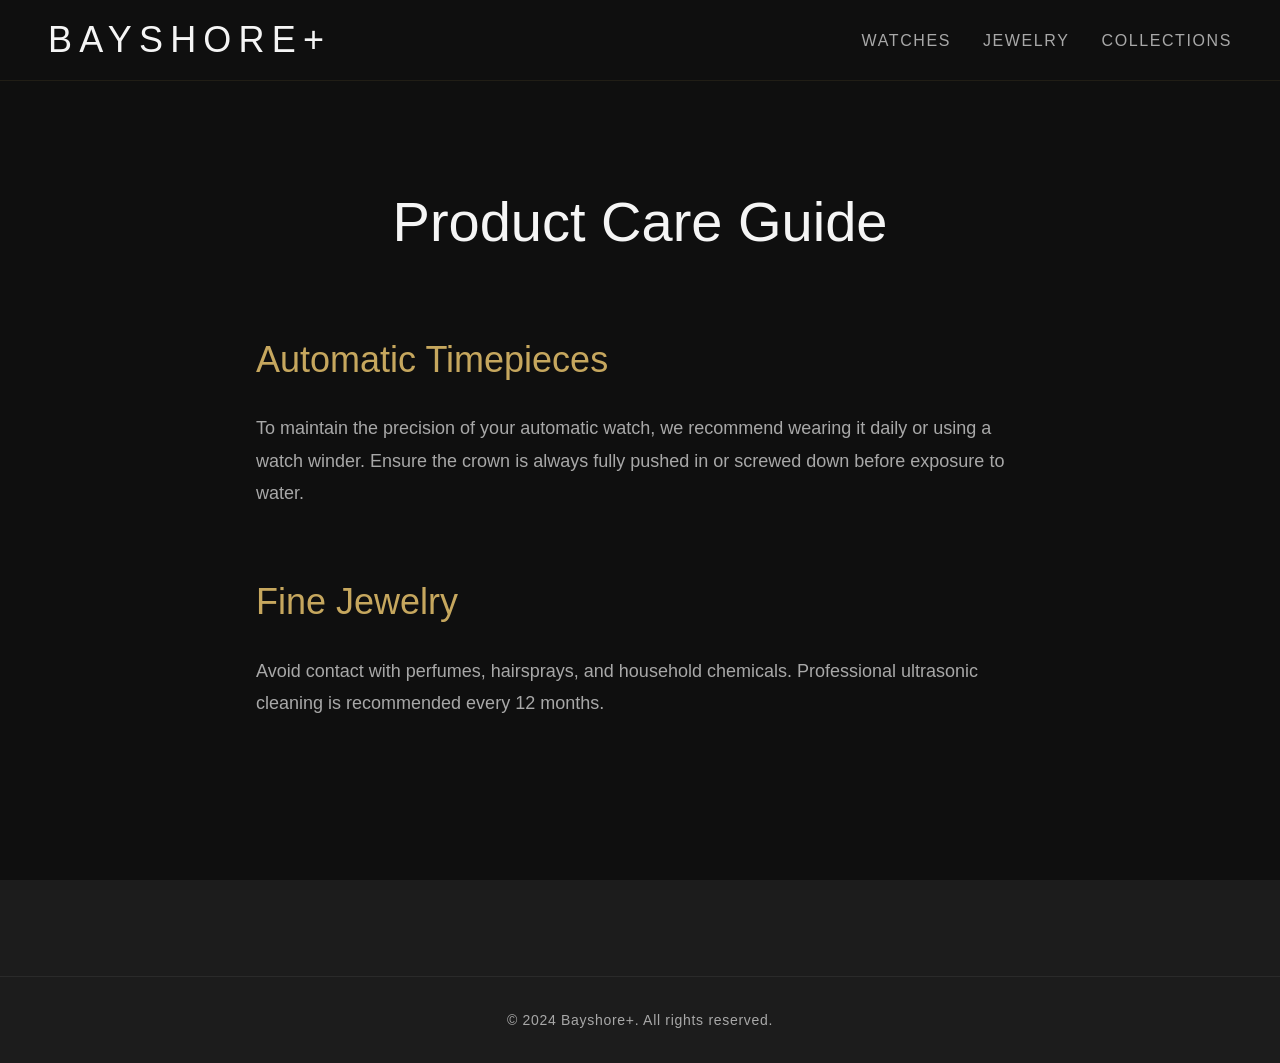
<file: care.html>
<!DOCTYPE html>
<html lang="en">

<head>
    <meta charset="UTF-8">
    <meta name="viewport" content="width=device-width, initial-scale=1.0">
    <title>Product Care Guide | Bayshore+</title>
    <link rel="stylesheet" href="css/variables.css">
    <link rel="stylesheet" href="css/global.css">
    <link rel="stylesheet" href="css/components.css">
    <style>
        .care-container {
            max-width: 800px;
            margin: 0 auto;
            padding: var(--space-4xl) var(--space-md);
        }

        .care-section {
            margin-bottom: var(--space-3xl);
        }

        .care-title {
            font-size: var(--font-xl);
            color: var(--accent-gold);
            margin-bottom: var(--space-lg);
            font-weight: 300;
        }

        .care-text {
            color: var(--text-secondary);
            line-height: 1.8;
            margin-bottom: var(--space-md);
        }

        .page-title {
            text-align: center;
            margin-bottom: var(--space-3xl);
            font-size: var(--font-2xl);
            font-weight: 300;
        }
    </style>
</head>

<body>
    <header class="header">
        <div class="container header-inner">
            <a href="index.html" class="logo">Bayshore+</a>
            <nav class="nav">
                <ul class="nav-list">
                    <li><a href="shop.html" class="nav-link">Watches</a></li>
                    <li><a href="shop.html" class="nav-link">Jewelry</a></li>
                    <li><a href="index.html#collections" class="nav-link">Collections</a></li>
                </ul>
            </nav>
        </div>
    </header>
    <main class="care-container">
        <h1 class="page-title">Product Care Guide</h1>
        <section class="care-section">
            <h2 class="care-title">Automatic Timepieces</h2>
            <p class="care-text">To maintain the precision of your automatic watch, we recommend wearing it daily or
                using a watch winder. Ensure the crown is always fully pushed in or screwed down before exposure to
                water.</p>
        </section>
        <section class="care-section">
            <h2 class="care-title">Fine Jewelry</h2>
            <p class="care-text">Avoid contact with perfumes, hairsprays, and household chemicals. Professional
                ultrasonic cleaning is recommended every 12 months.</p>
        </section>
    </main>
    <footer class="footer">
        <div class="container footer-bottom">
            <p class="copyright">© 2024 Bayshore+. All rights reserved.</p>
        </div>
    </footer>
</body>

</html>
</file>
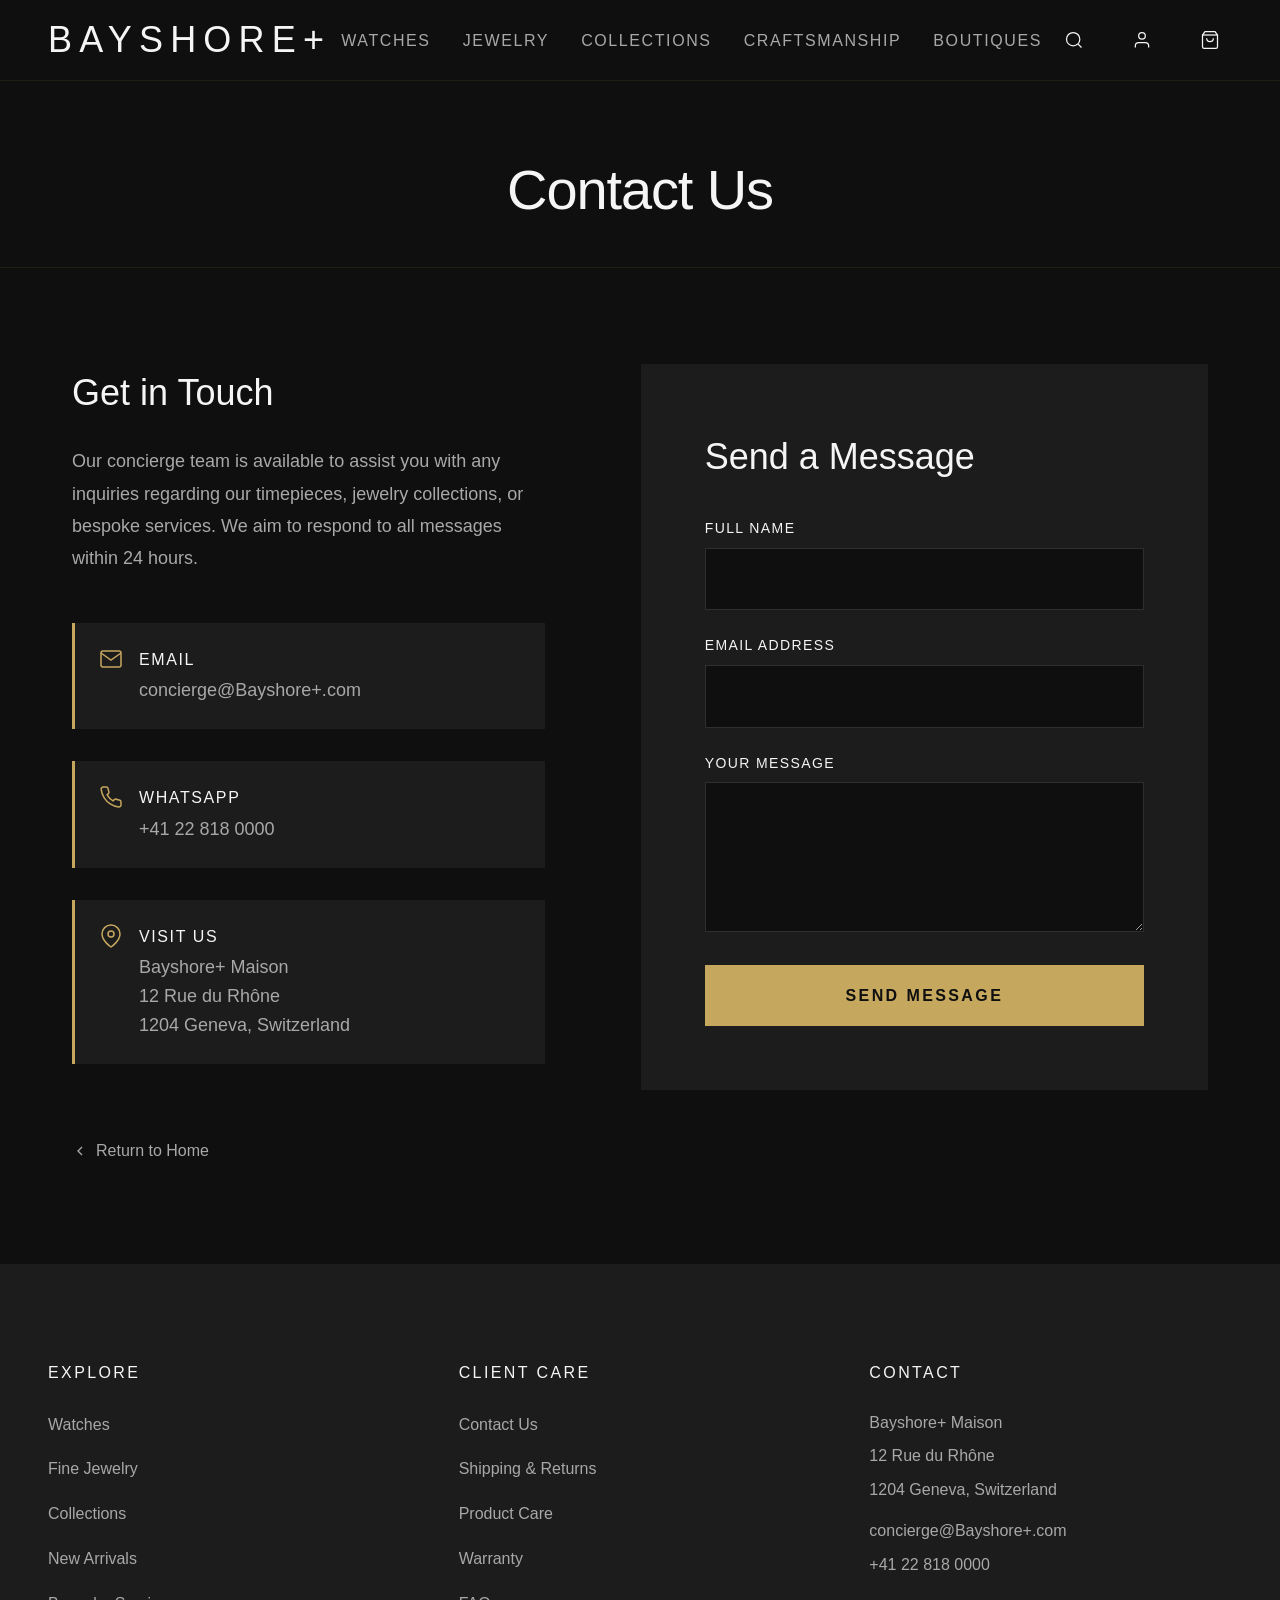
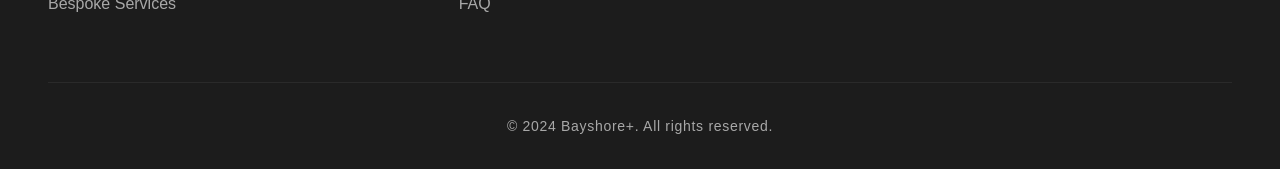
<file: contact.html>
<!-- contact.html -->

<!DOCTYPE html>
<html lang="en">

<head>
  <meta charset="UTF-8">
  <meta name="viewport" content="width=device-width, initial-scale=1.0">
  <title>Contact Us | Bayshore+</title>
  <meta name="description" content="Contact Bayshore+ concierge for inquiries about luxury timepieces and fine jewelry.">
  <link rel="stylesheet" href="css/variables.css">
  <link rel="stylesheet" href="css/global.css">
  <link rel="stylesheet" href="css/components.css">
  <style>
    .page-header {
      padding: var(--space-3xl) 0 var(--space-xl);
      text-align: center;
      border-bottom: 1px solid rgba(198, 167, 94, 0.1);
    }

    .page-title {
      font-size: var(--font-2xl);
      font-weight: 300;
      letter-spacing: -0.02em;
    }

    .contact-container {
      max-width: 1200px;
      margin: 0 auto;
      padding: var(--space-3xl) var(--space-md);
    }

    .contact-grid {
      display: grid;
      grid-template-columns: 1fr;
      gap: var(--space-3xl);
    }

    @media (min-width: 1024px) {
      .contact-grid {
        grid-template-columns: 1fr 1.2fr;
        gap: var(--space-4xl);
      }
    }

    .contact-info h2 {
      font-size: var(--font-xl);
      font-weight: 400;
      margin-bottom: var(--space-lg);
      color: var(--text-primary);
    }

    .contact-info>p {
      font-size: var(--font-base);
      color: var(--text-secondary);
      line-height: 1.8;
      margin-bottom: var(--space-2xl);
    }

    .contact-methods {
      display: flex;
      flex-direction: column;
      gap: var(--space-xl);
    }

    .contact-method {
      display: flex;
      align-items: flex-start;
      gap: var(--space-md);
      padding: var(--space-lg);
      background-color: var(--bg-secondary);
      border-left: 3px solid var(--accent-gold);
    }

    .contact-icon {
      width: 24px;
      height: 24px;
      color: var(--accent-gold);
      flex-shrink: 0;
    }

    .contact-details h3 {
      font-size: var(--font-sm);
      font-weight: 500;
      letter-spacing: 0.1em;
      text-transform: uppercase;
      color: var(--text-primary);
      margin-bottom: var(--space-xs);
    }

    .contact-details a,
    .contact-details p {
      font-size: var(--font-base);
      color: var(--text-secondary);
      transition: var(--transition-base);
    }

    .contact-details a:hover,
    .contact-details a:focus {
      color: var(--accent-gold);
      outline: none;
    }

    .contact-form-wrapper {
      background-color: var(--bg-secondary);
      padding: var(--space-2xl);
    }

    .contact-form-wrapper h2 {
      font-size: var(--font-xl);
      font-weight: 400;
      margin-bottom: var(--space-xl);
      color: var(--text-primary);
    }

    .form-group {
      margin-bottom: var(--space-lg);
    }

    .form-group label {
      display: block;
      font-size: var(--font-xs);
      font-weight: 500;
      letter-spacing: 0.1em;
      text-transform: uppercase;
      color: var(--text-primary);
      margin-bottom: var(--space-sm);
    }

    .form-group input,
    .form-group textarea {
      width: 100%;
      padding: var(--space-md);
      background-color: var(--bg-primary);
      border: 1px solid rgba(168, 168, 168, 0.2);
      color: var(--text-primary);
      font-size: var(--font-base);
      transition: var(--transition-base);
    }

    .form-group input:focus,
    .form-group textarea:focus {
      outline: none;
      border-color: var(--accent-gold);
    }

    .form-group input.error,
    .form-group textarea.error {
      border-color: #c75b5b;
    }

    .error-message {
      display: none;
      font-size: var(--font-xs);
      color: #c75b5b;
      margin-top: var(--space-xs);
    }

    .form-group textarea {
      min-height: 150px;
      resize: vertical;
    }

    .form-success {
      display: none;
      padding: var(--space-md);
      background-color: rgba(198, 167, 94, 0.1);
      border: 1px solid var(--accent-gold);
      color: var(--text-primary);
      font-size: var(--font-sm);
      margin-bottom: var(--space-lg);
      text-align: center;
    }

    .btn-submit {
      display: flex;
      align-items: center;
      justify-content: center;
      width: 100%;
      padding: var(--space-md) var(--space-2xl);
      background-color: var(--accent-gold);
      border: 2px solid var(--accent-gold);
      color: var(--bg-primary);
      font-size: var(--font-sm);
      font-weight: 600;
      letter-spacing: 0.15em;
      text-transform: uppercase;
      cursor: pointer;
      transition: var(--transition-base);
    }

    .btn-submit:hover:not(:disabled),
    .btn-submit:focus:not(:disabled) {
      background-color: var(--accent-gold-hover);
      border-color: var(--accent-gold-hover);
      outline: none;
    }

    .btn-submit:disabled,
    .btn-submit.loading {
      opacity: 0.7;
      cursor: not-allowed;
    }

    .back-link {
      display: inline-flex;
      align-items: center;
      gap: var(--space-sm);
      color: var(--text-secondary);
      font-size: var(--font-sm);
      transition: var(--transition-base);
      margin-top: var(--space-2xl);
    }

    .back-link:hover,
    .back-link:focus {
      color: var(--accent-gold);
      outline: none;
    }

    @media (min-width: 768px) {
      .contact-container {
        padding: var(--space-4xl) var(--space-xl);
      }

      .contact-form-wrapper {
        padding: var(--space-3xl);
      }
    }
  </style>
</head>

<body>

  <header class="header">
    <div class="container header-inner">
      <a href="index.html" class="logo">Bayshore+</a>

      <nav class="nav" aria-label="Main navigation">
        <ul class="nav-list">
          <li><a href="shop.html" class="nav-link">Watches</a></li>
          <li><a href="shop.html" class="nav-link">Jewelry</a></li>
          <li><a href="index.html#collections" class="nav-link">Collections</a></li>
          <li><a href="index.html#craftsmanship" class="nav-link">Craftsmanship</a></li>
          <li><a href="index.html#boutiques" class="nav-link">Boutiques</a></li>
        </ul>
      </nav>

      <div class="header-actions">
        <button class="icon-btn" aria-label="Search">
          <svg width="20" height="20" viewBox="0 0 24 24" fill="none" stroke="currentColor" stroke-width="1.5">
            <circle cx="11" cy="11" r="8"></circle>
            <path d="m21 21-4.35-4.35"></path>
          </svg>
        </button>
        <button class="icon-btn" aria-label="Account">
          <svg width="20" height="20" viewBox="0 0 24 24" fill="none" stroke="currentColor" stroke-width="1.5">
            <path d="M20 21v-2a4 4 0 0 0-4-4H8a4 4 0 0 0-4 4v2"></path>
            <circle cx="12" cy="7" r="4"></circle>
          </svg>
        </button>
        <button class="icon-btn" aria-label="Cart">
          <svg width="20" height="20" viewBox="0 0 24 24" fill="none" stroke="currentColor" stroke-width="1.5">
            <path d="M6 2 3 6v14a2 2 0 0 0 2 2h14a2 2 0 0 0 2-2V6l-3-4Z"></path>
            <path d="M3 6h18"></path>
            <path d="M16 10a4 4 0 0 1-8 0"></path>
          </svg>
        </button>
        <button class="hamburger" aria-label="Toggle menu" aria-expanded="false">
          <span class="hamburger-line"></span>
          <span class="hamburger-line"></span>
          <span class="hamburger-line"></span>
        </button>
      </div>
    </div>
  </header>

  <main>
    <div class="page-header">
      <div class="container">
        <h1 class="page-title">Contact Us</h1>
      </div>
    </div>

    <div class="contact-container">
      <div class="contact-grid">
        <div class="contact-info">
          <h2>Get in Touch</h2>
          <p>Our concierge team is available to assist you with any inquiries regarding our timepieces, jewelry
            collections, or bespoke services. We aim to respond to all messages within 24 hours.</p>

          <div class="contact-methods">
            <div class="contact-method">
              <svg class="contact-icon" viewBox="0 0 24 24" fill="none" stroke="currentColor" stroke-width="1.5">
                <path d="M4 4h16c1.1 0 2 .9 2 2v12c0 1.1-.9 2-2 2H4c-1.1 0-2-.9-2-2V6c0-1.1.9-2 2-2z"></path>
                <polyline points="22,6 12,13 2,6"></polyline>
              </svg>
              <div class="contact-details">
                <h3>Email</h3>
                <a href="mailto:concierge@Bayshore+.com">concierge@Bayshore+.com</a>
              </div>
            </div>

            <div class="contact-method">
              <svg class="contact-icon" viewBox="0 0 24 24" fill="none" stroke="currentColor" stroke-width="1.5">
                <path
                  d="M22 16.92v3a2 2 0 0 1-2.18 2 19.79 19.79 0 0 1-8.63-3.07 19.5 19.5 0 0 1-6-6 19.79 19.79 0 0 1-3.07-8.67A2 2 0 0 1 4.11 2h3a2 2 0 0 1 2 1.72 12.84 12.84 0 0 0 .7 2.81 2 2 0 0 1-.45 2.11L8.09 9.91a16 16 0 0 0 6 6l1.27-1.27a2 2 0 0 1 2.11-.45 12.84 12.84 0 0 0 2.81.7A2 2 0 0 1 22 16.92z">
                </path>
              </svg>
              <div class="contact-details">
                <h3>WhatsApp</h3>
                <a href="https://wa.me/41228180000" target="_blank" rel="noopener noreferrer">+41 22 818 0000</a>
              </div>
            </div>

            <div class="contact-method">
              <svg class="contact-icon" viewBox="0 0 24 24" fill="none" stroke="currentColor" stroke-width="1.5">
                <path d="M21 10c0 7-9 13-9 13s-9-6-9-13a9 9 0 0 1 18 0z"></path>
                <circle cx="12" cy="10" r="3"></circle>
              </svg>
              <div class="contact-details">
                <h3>Visit Us</h3>
                <p>Bayshore+ Maison<br>12 Rue du Rhône<br>1204 Geneva, Switzerland</p>
              </div>
            </div>
          </div>
        </div>

        <div class="contact-form-wrapper">
          <h2>Send a Message</h2>

          <div id="form-success" class="form-success" role="alert"></div>

          <form id="contact-form" action="#" method="POST" novalidate>
            <div class="form-group">
              <label for="name">Full Name</label>
              <input type="text" id="name" name="name" required aria-required="true">
              <span class="error-message" role="alert"></span>
            </div>

            <div class="form-group">
              <label for="email">Email Address</label>
              <input type="email" id="email" name="email" required aria-required="true">
              <span class="error-message" role="alert"></span>
            </div>

            <div class="form-group">
              <label for="message">Your Message</label>
              <textarea id="message" name="message" required aria-required="true"></textarea>
              <span class="error-message" role="alert"></span>
            </div>

            <button type="submit" class="btn-submit">Send Message</button>
          </form>

          <noscript>
            <form action="mailto:nayums537@gmail.com" method="POST" enctype="text/plain">
              <div class="form-group">
                <label for="name-nojs">Full Name</label>
                <input type="text" id="name-nojs" name="name" required>
              </div>
              <div class="form-group">
                <label for="email-nojs">Email Address</label>
                <input type="email" id="email-nojs" name="email" required>
              </div>
              <div class="form-group">
                <label for="message-nojs">Your Message</label>
                <textarea id="message-nojs" name="message" required></textarea>
              </div>
              <button type="submit" class="btn-submit">Send via Email</button>
            </form>
          </noscript>
        </div>
      </div>

      <a href="index.html" class="back-link">
        <svg width="16" height="16" viewBox="0 0 24 24" fill="none" stroke="currentColor" stroke-width="2">
          <polyline points="15 18 9 12 15 6"></polyline>
        </svg>
        Return to Home
      </a>
    </div>
  </main>

  <footer class="footer">
    <div class="container">
      <div class="footer-grid">
        <div class="footer-column">
          <h3>Explore</h3>
          <ul class="footer-links">
            <li><a href="shop.html" class="footer-link">Watches</a></li>
            <li><a href="shop.html" class="footer-link">Fine Jewelry</a></li>
            <li><a href="index.html#collections" class="footer-link">Collections</a></li>
            <li><a href="index.html#collections" class="footer-link">New Arrivals</a></li>
            <li><a href="index.html#boutiques" class="footer-link">Bespoke Services</a></li>
          </ul>
        </div>

        <div class="footer-column">
          <h3>Client Care</h3>
          <ul class="footer-links">
            <li><a href="contact.html" class="footer-link">Contact Us</a></li>
            <li><a href="policies/shipping.html" class="footer-link">Shipping & Returns</a></li>
            <li><a href="care.html" class="footer-link">Product Care</a></li>
            <li><a href="policies/refund.html" class="footer-link">Warranty</a></li>
            <li><a href="faq.html" class="footer-link">FAQ</a></li>
          </ul>
        </div>

        <div class="footer-column">
          <h3>Contact</h3>
          <div class="footer-contact">
            <p>Bayshore+ Maison</p>
            <p>12 Rue du Rhône</p>
            <p>1204 Geneva, Switzerland</p>
            <p style="margin-top: var(--space-md);">concierge@Bayshore+.com</p>
            <p>+41 22 818 0000</p>
          </div>
        </div>
      </div>

      <div class="footer-bottom">
        <p class="copyright">© 2024 Bayshore+. All rights reserved.</p>
      </div>
    </div>
  </footer>

  <script defer src="js/main.js"></script>
  <script defer src="js/validation.js"></script>
</body>

</html>
</file>
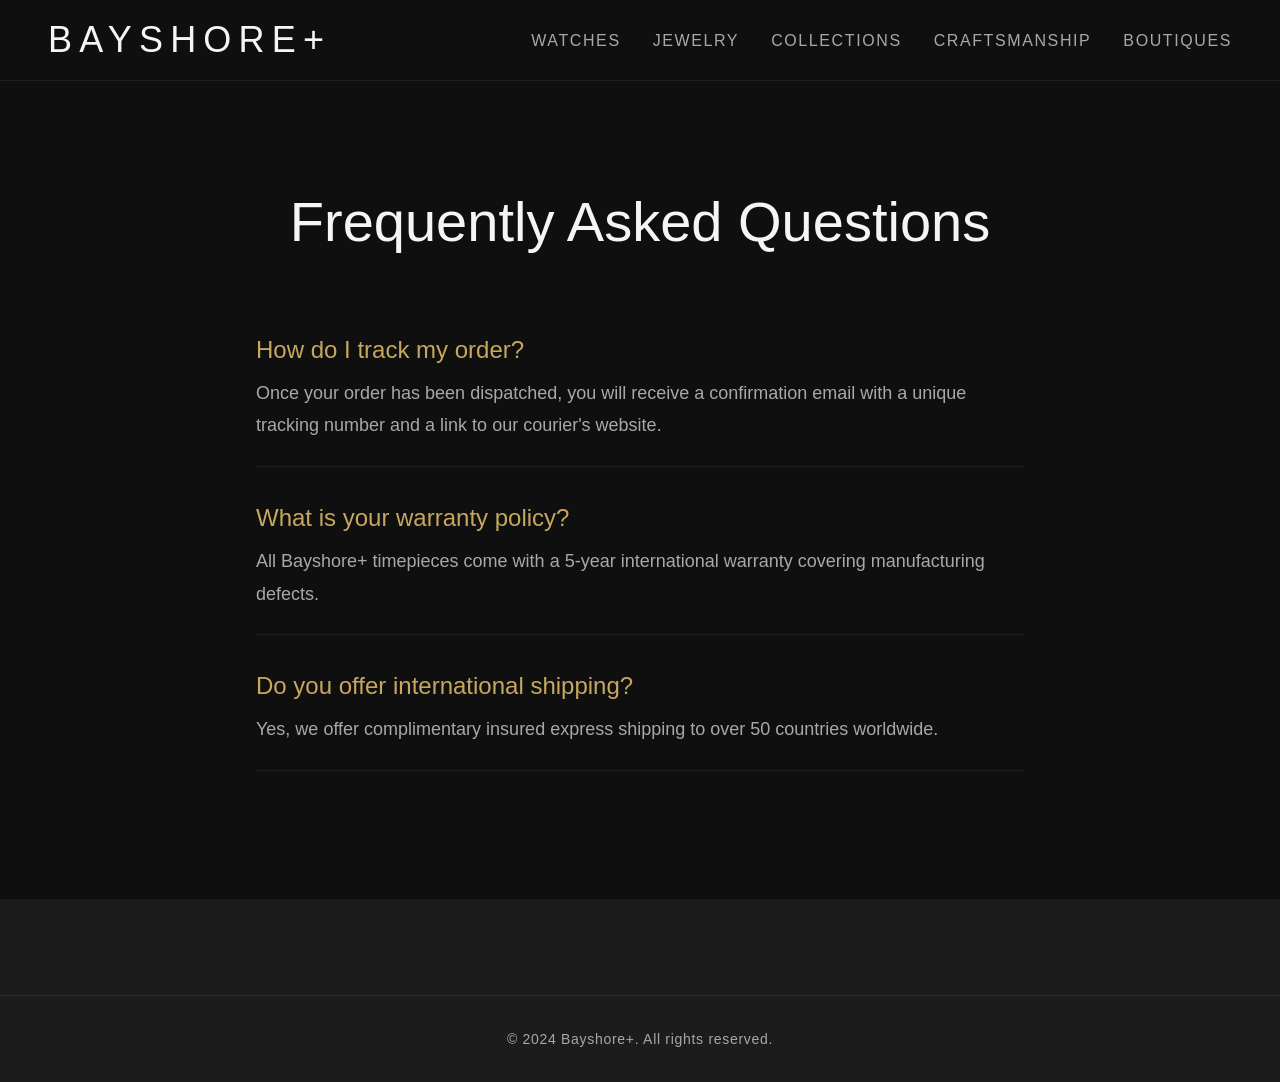
<file: faq.html>
<!DOCTYPE html>
<html lang="en">

<head>
    <meta charset="UTF-8">
    <meta name="viewport" content="width=device-width, initial-scale=1.0">
    <title>Frequently Asked Questions | Bayshore+</title>
    <link rel="stylesheet" href="css/variables.css">
    <link rel="stylesheet" href="css/global.css">
    <link rel="stylesheet" href="css/components.css">
    <style>
        .faq-container {
            max-width: 800px;
            margin: 0 auto;
            padding: var(--space-4xl) var(--space-md);
        }

        .faq-item {
            margin-bottom: var(--space-xl);
            border-bottom: 1px solid rgba(168, 168, 168, 0.1);
            padding-bottom: var(--space-lg);
        }

        .faq-question {
            font-size: var(--font-lg);
            color: var(--accent-gold);
            margin-bottom: var(--space-sm);
            font-weight: 300;
        }

        .faq-answer {
            color: var(--text-secondary);
            line-height: 1.8;
        }

        .page-title {
            text-align: center;
            margin-bottom: var(--space-3xl);
            font-size: var(--font-2xl);
            font-weight: 300;
        }
    </style>
</head>

<body>
    <header class="header">
        <div class="container header-inner">
            <a href="index.html" class="logo">Bayshore+</a>
            <nav class="nav">
                <ul class="nav-list">
                    <li><a href="shop.html" class="nav-link">Watches</a></li>
                    <li><a href="shop.html" class="nav-link">Jewelry</a></li>
                    <li><a href="index.html#collections" class="nav-link">Collections</a></li>
                    <li><a href="index.html#craftsmanship" class="nav-link">Craftsmanship</a></li>
                    <li><a href="index.html#boutiques" class="nav-link">Boutiques</a></li>
                </ul>
            </nav>
        </div>
    </header>
    <main class="faq-container">
        <h1 class="page-title">Frequently Asked Questions</h1>
        <div class="faq-item">
            <h3 class="faq-question">How do I track my order?</h3>
            <p class="faq-answer">Once your order has been dispatched, you will receive a confirmation email with a
                unique tracking number and a link to our courier's website.</p>
        </div>
        <div class="faq-item">
            <h3 class="faq-question">What is your warranty policy?</h3>
            <p class="faq-answer">All Bayshore+ timepieces come with a 5-year international warranty covering
                manufacturing defects.</p>
        </div>
        <div class="faq-item">
            <h3 class="faq-question">Do you offer international shipping?</h3>
            <p class="faq-answer">Yes, we offer complimentary insured express shipping to over 50 countries worldwide.
            </p>
        </div>
    </main>
    <footer class="footer">
        <div class="container footer-bottom">
            <p class="copyright">© 2024 Bayshore+. All rights reserved.</p>
        </div>
    </footer>
</body>

</html>
</file>
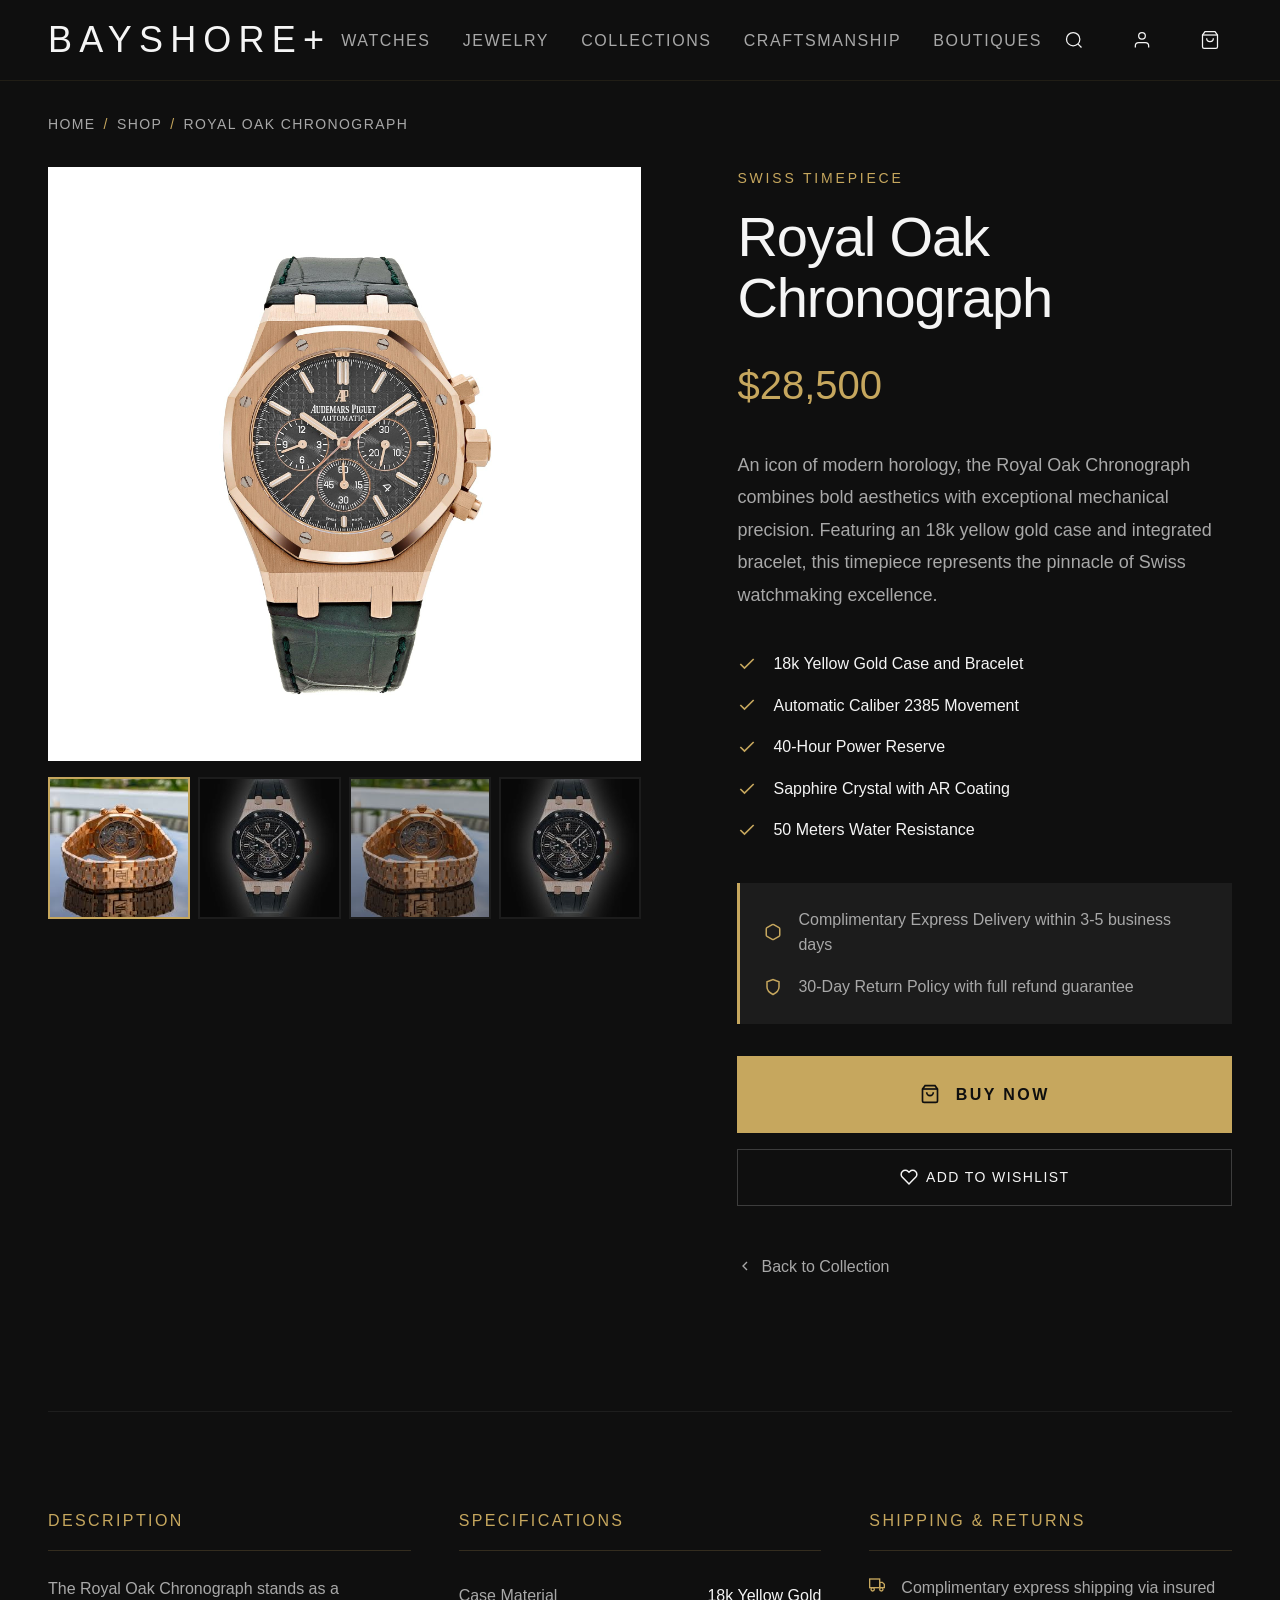
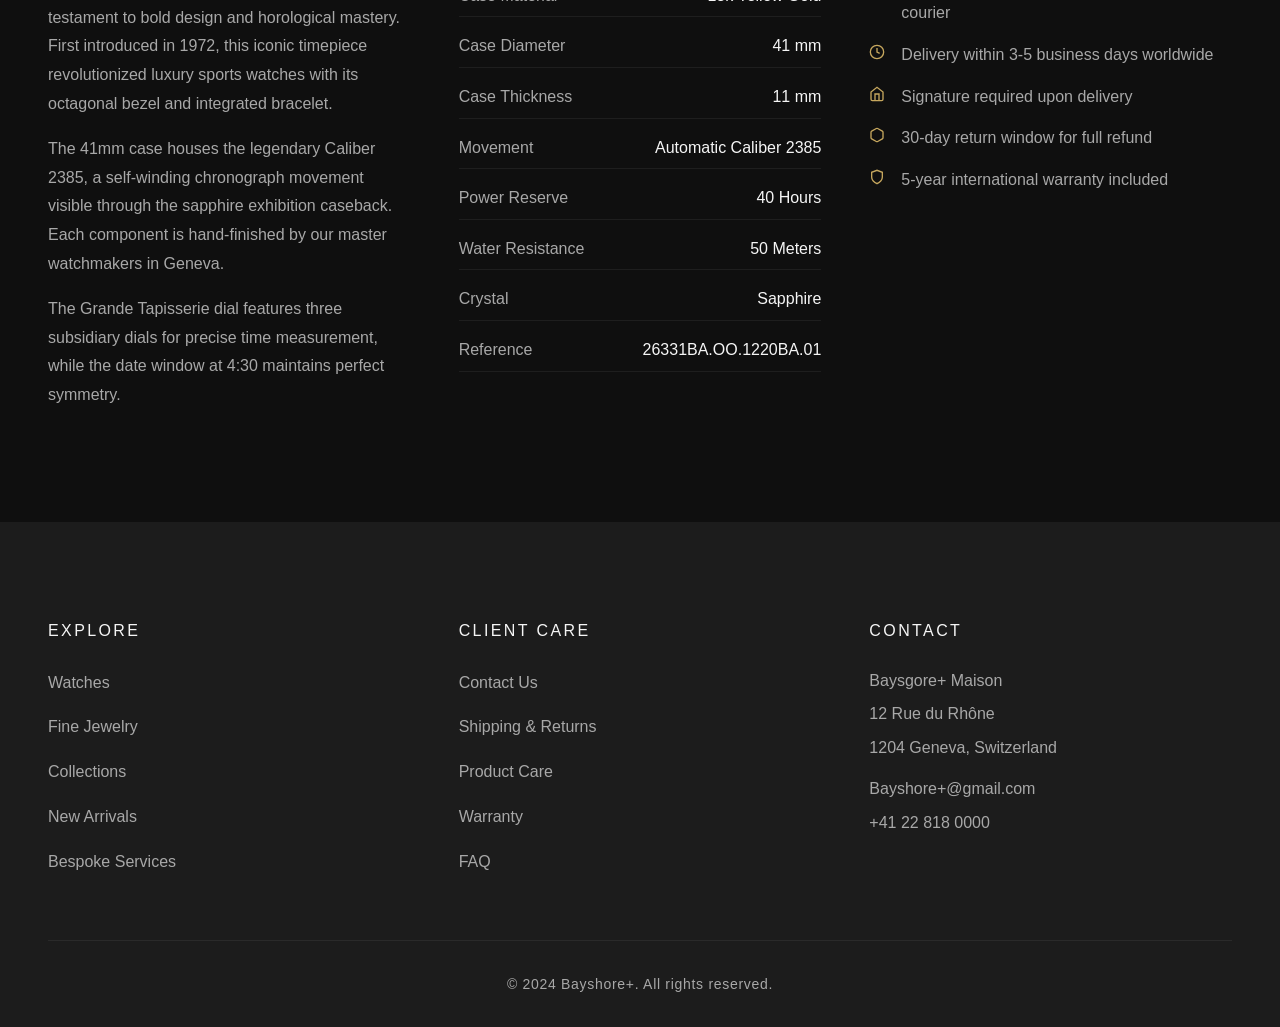
<file: product.html>
<!-- product.html -->

<!DOCTYPE html>
<html lang="en">

<head>
  <meta charset="UTF-8">
  <meta name="viewport" content="width=device-width, initial-scale=1.0">
  <title>Royal Oak Chronograph | Bayshore+</title>
  <meta name="description"
    content="Royal Oak Chronograph - Swiss-made luxury timepiece featuring 18k gold case and automatic movement.">
  <link rel="stylesheet" href="css/variables.css">
  <link rel="stylesheet" href="css/global.css">
  <link rel="stylesheet" href="css/components.css">
  <style>
    .breadcrumb {
      display: flex;
      align-items: center;
      gap: var(--space-sm);
      padding: var(--space-xl) 0;
      font-size: var(--font-xs);
      color: var(--text-secondary);
      text-transform: uppercase;
      letter-spacing: 0.1em;
    }

    .breadcrumb a {
      color: var(--text-secondary);
      transition: var(--transition-base);
    }

    .breadcrumb a:hover {
      color: var(--accent-gold);
    }

    .breadcrumb-separator {
      color: var(--accent-gold);
    }

    .product-container {
      display: grid;
      grid-template-columns: 1fr;
      gap: var(--space-3xl);
      padding-bottom: var(--space-4xl);
    }

    @media (min-width: 1024px) {
      .product-container {
        grid-template-columns: 1.2fr 1fr;
        gap: var(--space-4xl);
      }
    }

    .gallery {
      display: flex;
      flex-direction: column;
      gap: var(--space-md);
    }

    .gallery-main {
      position: relative;
      aspect-ratio: 1;
      background-color: var(--bg-secondary);
      overflow: hidden;
    }

    .gallery-main img {
      width: 100%;
      height: 100%;
      object-fit: cover;
      transition: var(--transition-slow);
    }

    .gallery-thumbnails {
      display: grid;
      grid-template-columns: repeat(4, 1fr);
      gap: var(--space-sm);
    }

    .thumbnail {
      aspect-ratio: 1;
      background-color: var(--bg-secondary);
      overflow: hidden;
      cursor: pointer;
      border: 2px solid transparent;
      transition: var(--transition-base);
    }

    .thumbnail:hover,
    .thumbnail:focus {
      border-color: var(--accent-gold);
      outline: none;
    }

    .thumbnail.active {
      border-color: var(--accent-gold);
    }

    .thumbnail img {
      width: 100%;
      height: 100%;
      object-fit: cover;
      opacity: 0.7;
      transition: var(--transition-base);
    }

    .thumbnail:hover img,
    .thumbnail.active img {
      opacity: 1;
    }

    .product-info {
      display: flex;
      flex-direction: column;
    }

    .product-meta {
      margin-bottom: var(--space-xl);
    }

    .product-category {
      font-size: var(--font-xs);
      color: var(--accent-gold);
      letter-spacing: 0.2em;
      text-transform: uppercase;
      margin-bottom: var(--space-md);
      display: block;
    }

    .product-title {
      font-size: var(--font-2xl);
      font-weight: 300;
      line-height: 1.1;
      margin-bottom: var(--space-lg);
      letter-spacing: -0.02em;
    }

    .product-price {
      font-size: clamp(1.5rem, 4vw, 2.5rem);
      color: var(--accent-gold);
      font-weight: 500;
      margin-bottom: var(--space-xl);
    }

    .product-description {
      font-size: var(--font-base);
      color: var(--text-secondary);
      line-height: 1.8;
      margin-bottom: var(--space-xl);
    }

    .features-list {
      margin-bottom: var(--space-xl);
    }

    .features-list li {
      display: flex;
      align-items: center;
      gap: var(--space-md);
      padding: var(--space-sm) 0;
      color: var(--text-primary);
      font-size: var(--font-sm);
    }

    .feature-icon {
      width: 20px;
      height: 20px;
      color: var(--accent-gold);
      flex-shrink: 0;
    }

    .assurance {
      display: flex;
      flex-direction: column;
      gap: var(--space-md);
      padding: var(--space-lg);
      background-color: var(--bg-secondary);
      margin-bottom: var(--space-xl);
      border-left: 3px solid var(--accent-gold);
    }

    .assurance-item {
      display: flex;
      align-items: center;
      gap: var(--space-md);
      font-size: var(--font-sm);
      color: var(--text-secondary);
    }

    .assurance-icon {
      width: 18px;
      height: 18px;
      color: var(--accent-gold);
      flex-shrink: 0;
    }

    .actions {
      display: flex;
      flex-direction: column;
      gap: var(--space-md);
      margin-bottom: var(--space-2xl);
    }

    .btn-buy {
      display: flex;
      align-items: center;
      justify-content: center;
      gap: var(--space-md);
      width: 100%;
      padding: var(--space-lg) var(--space-2xl);
      background-color: var(--accent-gold);
      border: 2px solid var(--accent-gold);
      color: var(--bg-primary);
      font-size: var(--font-sm);
      font-weight: 600;
      letter-spacing: 0.15em;
      text-transform: uppercase;
      cursor: pointer;
      transition: var(--transition-base);
    }

    .btn-buy:hover,
    .btn-buy:focus {
      background-color: var(--accent-gold-hover);
      border-color: var(--accent-gold-hover);
      transform: translateY(-2px);
      box-shadow: 0 10px 30px rgba(198, 167, 94, 0.3);
      outline: none;
    }

    .btn-wishlist {
      display: flex;
      align-items: center;
      justify-content: center;
      gap: var(--space-sm);
      width: 100%;
      padding: var(--space-md);
      background-color: transparent;
      border: 1px solid rgba(168, 168, 168, 0.3);
      color: var(--text-primary);
      font-size: var(--font-xs);
      letter-spacing: 0.1em;
      text-transform: uppercase;
      cursor: pointer;
      transition: var(--transition-base);
    }

    .btn-wishlist:hover,
    .btn-wishlist:focus {
      border-color: var(--accent-gold);
      color: var(--accent-gold);
      outline: none;
    }

    .back-link {
      display: inline-flex;
      align-items: center;
      gap: var(--space-sm);
      color: var(--text-secondary);
      font-size: var(--font-sm);
      transition: var(--transition-base);
      margin-top: auto;
    }

    .back-link:hover,
    .back-link:focus {
      color: var(--accent-gold);
      outline: none;
    }

    .details-section {
      padding: var(--space-4xl) 0;
      border-top: 1px solid rgba(168, 168, 168, 0.1);
    }

    .details-grid {
      display: grid;
      grid-template-columns: 1fr;
      gap: var(--space-2xl);
    }

    @media (min-width: 768px) {
      .details-grid {
        grid-template-columns: repeat(3, 1fr);
      }
    }

    .detail-block h3 {
      font-size: var(--font-sm);
      font-weight: 500;
      letter-spacing: 0.15em;
      text-transform: uppercase;
      color: var(--accent-gold);
      margin-bottom: var(--space-lg);
      padding-bottom: var(--space-md);
      border-bottom: 1px solid rgba(198, 167, 94, 0.2);
    }

    .detail-block p {
      font-size: var(--font-sm);
      color: var(--text-secondary);
      line-height: 1.8;
      margin-bottom: var(--space-md);
    }

    .specs-list {
      display: flex;
      flex-direction: column;
      gap: var(--space-sm);
    }

    .spec-item {
      display: flex;
      justify-content: space-between;
      padding: var(--space-sm) 0;
      border-bottom: 1px solid rgba(168, 168, 168, 0.1);
      font-size: var(--font-sm);
    }

    .spec-label {
      color: var(--text-secondary);
    }

    .spec-value {
      color: var(--text-primary);
      font-weight: 500;
    }

    .shipping-list {
      display: flex;
      flex-direction: column;
      gap: var(--space-md);
    }

    .shipping-item {
      display: flex;
      align-items: flex-start;
      gap: var(--space-md);
      font-size: var(--font-sm);
      color: var(--text-secondary);
    }

    .shipping-icon {
      width: 16px;
      height: 16px;
      color: var(--accent-gold);
      flex-shrink: 0;
      margin-top: 2px;
    }
  </style>
</head>

<body>

  <header class="header">
    <div class="container header-inner">
      <a href="index.html" class="logo">Bayshore+</a>

      <nav class="nav" aria-label="Main navigation">
        <ul class="nav-list">
          <li><a href="shop.html" class="nav-link">Watches</a></li>
          <li><a href="shop.html" class="nav-link">Jewelry</a></li>
          <li><a href="index.html#collections" class="nav-link">Collections</a></li>
          <li><a href="index.html#craftsmanship" class="nav-link">Craftsmanship</a></li>
          <li><a href="index.html#boutiques" class="nav-link">Boutiques</a></li>
        </ul>
      </nav>

      <div class="header-actions">
        <button class="icon-btn" aria-label="Search">
          <svg width="20" height="20" viewBox="0 0 24 24" fill="none" stroke="currentColor" stroke-width="1.5">
            <circle cx="11" cy="11" r="8"></circle>
            <path d="m21 21-4.35-4.35"></path>
          </svg>
        </button>
        <button class="icon-btn" aria-label="Account">
          <svg width="20" height="20" viewBox="0 0 24 24" fill="none" stroke="currentColor" stroke-width="1.5">
            <path d="M20 21v-2a4 4 0 0 0-4-4H8a4 4 0 0 0-4 4v2"></path>
            <circle cx="12" cy="7" r="4"></circle>
          </svg>
        </button>
        <button class="icon-btn" aria-label="Cart">
          <svg width="20" height="20" viewBox="0 0 24 24" fill="none" stroke="currentColor" stroke-width="1.5">
            <path d="M6 2 3 6v14a2 2 0 0 0 2 2h14a2 2 0 0 0 2-2V6l-3-4Z"></path>
            <path d="M3 6h18"></path>
            <path d="M16 10a4 4 0 0 1-8 0"></path>
          </svg>
        </button>
        <button class="hamburger" aria-label="Toggle menu" aria-expanded="false">
          <span class="hamburger-line"></span>
          <span class="hamburger-line"></span>
          <span class="hamburger-line"></span>
        </button>
      </div>
    </div>
  </header>

  <main>
    <div class="container">
      <nav class="breadcrumb" aria-label="Breadcrumb">
        <a href="index.html">Home</a>
        <span class="breadcrumb-separator">/</span>
        <a href="shop.html">Shop</a>
        <span class="breadcrumb-separator">/</span>
        <span aria-current="page">Royal Oak Chronograph</span>
      </nav>

      <article class="product-container">
        <div class="gallery">
          <div class="gallery-main">
           <img src="assets/royal-oak/main.jpg"
             alt="Royal Oak Chronograph watch displayed at elegant angle showing gold case and black dial"
              id="main-image">
          </div>
          <div class="gallery-thumbnails">
            <button class="thumbnail active" aria-label="View main image">
              <img src="assets/royal-oak/side.jpg" alt="Thumbnail view 1">
            </button>
            <button class="thumbnail" aria-label="View side profile">
              <img src="assets/royal-oak/back.jpg" alt="Thumbnail side profile">
            </button>
            <button class="thumbnail" aria-label="View caseback">
              <img src="assets/royal-oak/side.jpg" alt="Thumbnail caseback view">
            </button>
            <button class="thumbnail" aria-label="View on wrist">
              <img src="assets/royal-oak/wrist.jpg" alt="Thumbnail wrist shot">
            </button>
          </div>
        </div>

        <div class="product-info">
          <div class="product-meta">
            <span class="product-category">Swiss Timepiece</span>
            <h1 class="product-title">Royal Oak Chronograph</h1>
            <p class="product-price">$28,500</p>
            <p class="product-description">An icon of modern horology, the Royal Oak Chronograph combines bold
              aesthetics with exceptional mechanical precision. Featuring an 18k yellow gold case and integrated
              bracelet, this timepiece represents the pinnacle of Swiss watchmaking excellence.</p>

            <ul class="features-list">
              <li>
                <svg class="feature-icon" viewBox="0 0 24 24" fill="none" stroke="currentColor" stroke-width="2">
                  <polyline points="20 6 9 17 4 12"></polyline>
                </svg>
                18k Yellow Gold Case and Bracelet
              </li>
              <li>
                <svg class="feature-icon" viewBox="0 0 24 24" fill="none" stroke="currentColor" stroke-width="2">
                  <polyline points="20 6 9 17 4 12"></polyline>
                </svg>
                Automatic Caliber 2385 Movement
              </li>
              <li>
                <svg class="feature-icon" viewBox="0 0 24 24" fill="none" stroke="currentColor" stroke-width="2">
                  <polyline points="20 6 9 17 4 12"></polyline>
                </svg>
                40-Hour Power Reserve
              </li>
              <li>
                <svg class="feature-icon" viewBox="0 0 24 24" fill="none" stroke="currentColor" stroke-width="2">
                  <polyline points="20 6 9 17 4 12"></polyline>
                </svg>
                Sapphire Crystal with AR Coating
              </li>
              <li>
                <svg class="feature-icon" viewBox="0 0 24 24" fill="none" stroke="currentColor" stroke-width="2">
                  <polyline points="20 6 9 17 4 12"></polyline>
                </svg>
                50 Meters Water Resistance
              </li>
            </ul>

            <div class="assurance">
              <div class="assurance-item">
                <svg class="assurance-icon" viewBox="0 0 24 24" fill="none" stroke="currentColor" stroke-width="2">
                  <path
                    d="M21 16V8a2 2 0 0 0-1-1.73l-7-4a2 2 0 0 0-2 0l-7 4A2 2 0 0 0 3 8v8a2 2 0 0 0 1 1.73l7 4a2 2 0 0 0 2 0l7-4A2 2 0 0 0 21 16z">
                  </path>
                </svg>
                Complimentary Express Delivery within 3-5 business days
              </div>
              <div class="assurance-item">
                <svg class="assurance-icon" viewBox="0 0 24 24" fill="none" stroke="currentColor" stroke-width="2">
                  <path d="M12 22s8-4 8-10V5l-8-3-8 3v7c0 6 8 10 8 10z"></path>
                </svg>
                30-Day Return Policy with full refund guarantee
              </div>
            </div>

            <div class="actions">
              <button class="btn-buy" id="buy-now-btn">
                <svg width="20" height="20" viewBox="0 0 24 24" fill="none" stroke="currentColor" stroke-width="2">
                  <path d="M6 2 3 6v14a2 2 0 0 0 2 2h14a2 2 0 0 0 2-2V6l-3-4Z"></path>
                  <path d="M3 6h18"></path>
                  <path d="M16 10a4 4 0 0 1-8 0"></path>
                </svg>
                Buy Now
              </button>
              <button class="btn-wishlist">
                <svg width="18" height="18" viewBox="0 0 24 24" fill="none" stroke="currentColor" stroke-width="2">
                  <path
                    d="M20.84 4.61a5.5 5.5 0 0 0-7.78 0L12 5.67l-1.06-1.06a5.5 5.5 0 0 0-7.78 7.78l1.06 1.06L12 21.23l7.78-7.78 1.06-1.06a5.5 5.5 0 0 0 0-7.78z">
                  </path>
                </svg>
                Add to Wishlist
              </button>
            </div>

            <a href="shop.html" class="back-link">
              <svg width="16" height="16" viewBox="0 0 24 24" fill="none" stroke="currentColor" stroke-width="2">
                <polyline points="15 18 9 12 15 6"></polyline>
              </svg>
              Back to Collection
            </a>
          </div>
        </div>
      </article>

      <section class="details-section" aria-labelledby="details-heading">
        <h2 id="details-heading" class="sr-only">Product Details</h2>
        <div class="details-grid">
          <div class="detail-block">
            <h3>Description</h3>
            <p>The Royal Oak Chronograph stands as a testament to bold design and horological mastery. First introduced
              in 1972, this iconic timepiece revolutionized luxury sports watches with its octagonal bezel and
              integrated bracelet.</p>
            <p>The 41mm case houses the legendary Caliber 2385, a self-winding chronograph movement visible through the
              sapphire exhibition caseback. Each component is hand-finished by our master watchmakers in Geneva.</p>
            <p>The Grande Tapisserie dial features three subsidiary dials for precise time measurement, while the date
              window at 4:30 maintains perfect symmetry.</p>
          </div>

          <div class="detail-block">
            <h3>Specifications</h3>
            <ul class="specs-list">
              <li class="spec-item">
                <span class="spec-label">Case Material</span>
                <span class="spec-value">18k Yellow Gold</span>
              </li>
              <li class="spec-item">
                <span class="spec-label">Case Diameter</span>
                <span class="spec-value">41 mm</span>
              </li>
              <li class="spec-item">
                <span class="spec-label">Case Thickness</span>
                <span class="spec-value">11 mm</span>
              </li>
              <li class="spec-item">
                <span class="spec-label">Movement</span>
                <span class="spec-value">Automatic Caliber 2385</span>
              </li>
              <li class="spec-item">
                <span class="spec-label">Power Reserve</span>
                <span class="spec-value">40 Hours</span>
              </li>
              <li class="spec-item">
                <span class="spec-label">Water Resistance</span>
                <span class="spec-value">50 Meters</span>
              </li>
              <li class="spec-item">
                <span class="spec-label">Crystal</span>
                <span class="spec-value">Sapphire</span>
              </li>
              <li class="spec-item">
                <span class="spec-label">Reference</span>
                <span class="spec-value">26331BA.OO.1220BA.01</span>
              </li>
            </ul>
          </div>

          <div class="detail-block">
            <h3>Shipping & Returns</h3>
            <ul class="shipping-list">
              <li class="shipping-item">
                <svg class="shipping-icon" viewBox="0 0 24 24" fill="none" stroke="currentColor" stroke-width="2">
                  <rect x="1" y="3" width="15" height="13"></rect>
                  <polygon points="16 8 20 8 23 11 23 16 16 16 16 8"></polygon>
                  <circle cx="5.5" cy="18.5" r="2.5"></circle>
                  <circle cx="18.5" cy="18.5" r="2.5"></circle>
                </svg>
                Complimentary express shipping via insured courier
              </li>
              <li class="shipping-item">
                <svg class="shipping-icon" viewBox="0 0 24 24" fill="none" stroke="currentColor" stroke-width="2">
                  <circle cx="12" cy="12" r="10"></circle>
                  <polyline points="12 6 12 12 16 14"></polyline>
                </svg>
                Delivery within 3-5 business days worldwide
              </li>
              <li class="shipping-item">
                <svg class="shipping-icon" viewBox="0 0 24 24" fill="none" stroke="currentColor" stroke-width="2">
                  <path d="M3 9l9-7 9 7v11a2 2 0 0 1-2 2H5a2 2 0 0 1-2-2z"></path>
                  <polyline points="9 22 9 12 15 12 15 22"></polyline>
                </svg>
                Signature required upon delivery
              </li>
              <li class="shipping-item">
                <svg class="shipping-icon" viewBox="0 0 24 24" fill="none" stroke="currentColor" stroke-width="2">
                  <path
                    d="M21 16V8a2 2 0 0 0-1-1.73l-7-4a2 2 0 0 0-2 0l-7 4A2 2 0 0 0 3 8v8a2 2 0 0 0 1 1.73l7 4a2 2 0 0 0 2 0l7-4A2 2 0 0 0 21 16z">
                  </path>
                </svg>
                30-day return window for full refund
              </li>
              <li class="shipping-item">
                <svg class="shipping-icon" viewBox="0 0 24 24" fill="none" stroke="currentColor" stroke-width="2">
                  <path d="M12 22s8-4 8-10V5l-8-3-8 3v7c0 6 8 10 8 10z"></path>
                </svg>
                5-year international warranty included
              </li>
            </ul>
          </div>
        </div>
      </section>
    </div>
  </main>

  <footer class="footer">
    <div class="container">
      <div class="footer-grid">
        <div class="footer-column">
          <h3>Explore</h3>
          <ul class="footer-links">
            <li><a href="shop.html" class="footer-link">Watches</a></li>
            <li><a href="shop.html" class="footer-link">Fine Jewelry</a></li>
            <li><a href="index.html#collections" class="footer-link">Collections</a></li>
            <li><a href="index.html#collections" class="footer-link">New Arrivals</a></li>
            <li><a href="index.html#boutiques" class="footer-link">Bespoke Services</a></li>
          </ul>
        </div>

        <div class="footer-column">
          <h3>Client Care</h3>
          <ul class="footer-links">
            <li><a href="contact.html" class="footer-link">Contact Us</a></li>
            <li><a href="policies/shipping.html" class="footer-link">Shipping & Returns</a></li>
            <li><a href="care.html" class="footer-link">Product Care</a></li>
            <li><a href="policies/refund.html" class="footer-link">Warranty</a></li>
            <li><a href="faq.html" class="footer-link">FAQ</a></li>
          </ul>
        </div>

        <div class="footer-column">
          <h3>Contact</h3>
          <div class="footer-contact">
            <p>Baysgore+ Maison</p>
            <p>12 Rue du Rhône</p>
            <p>1204 Geneva, Switzerland</p>
            <p style="margin-top: var(--space-md);">Bayshore+@gmail.com</p>
            <p>+41 22 818 0000</p>
          </div>
        </div>
      </div>

      <div class="footer-bottom">
        <p class="copyright">© 2024 Bayshore+. All rights reserved.</p>
      </div>
    </div>
  </footer>

  <script defer src="js/main.js"></script>
  <script defer src="js/stripe.js"></script>
</body>

</html>
</file>
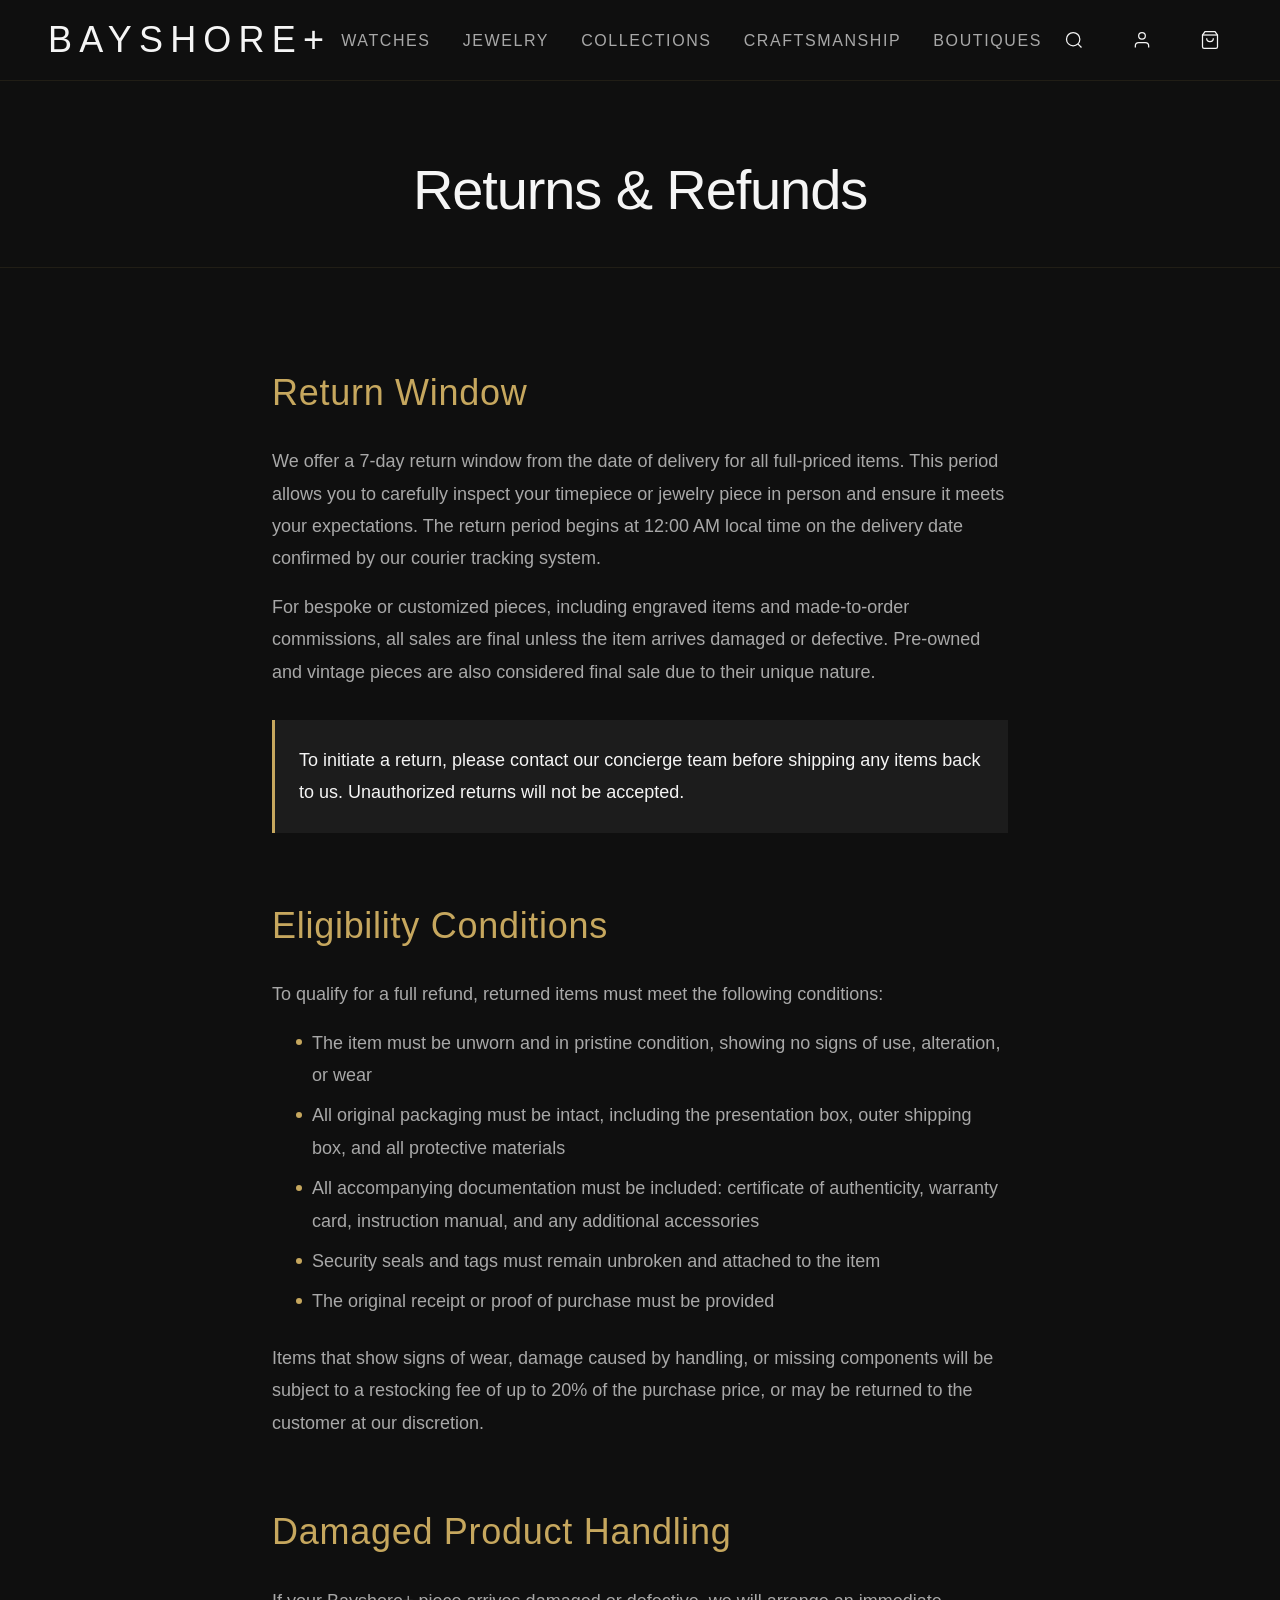
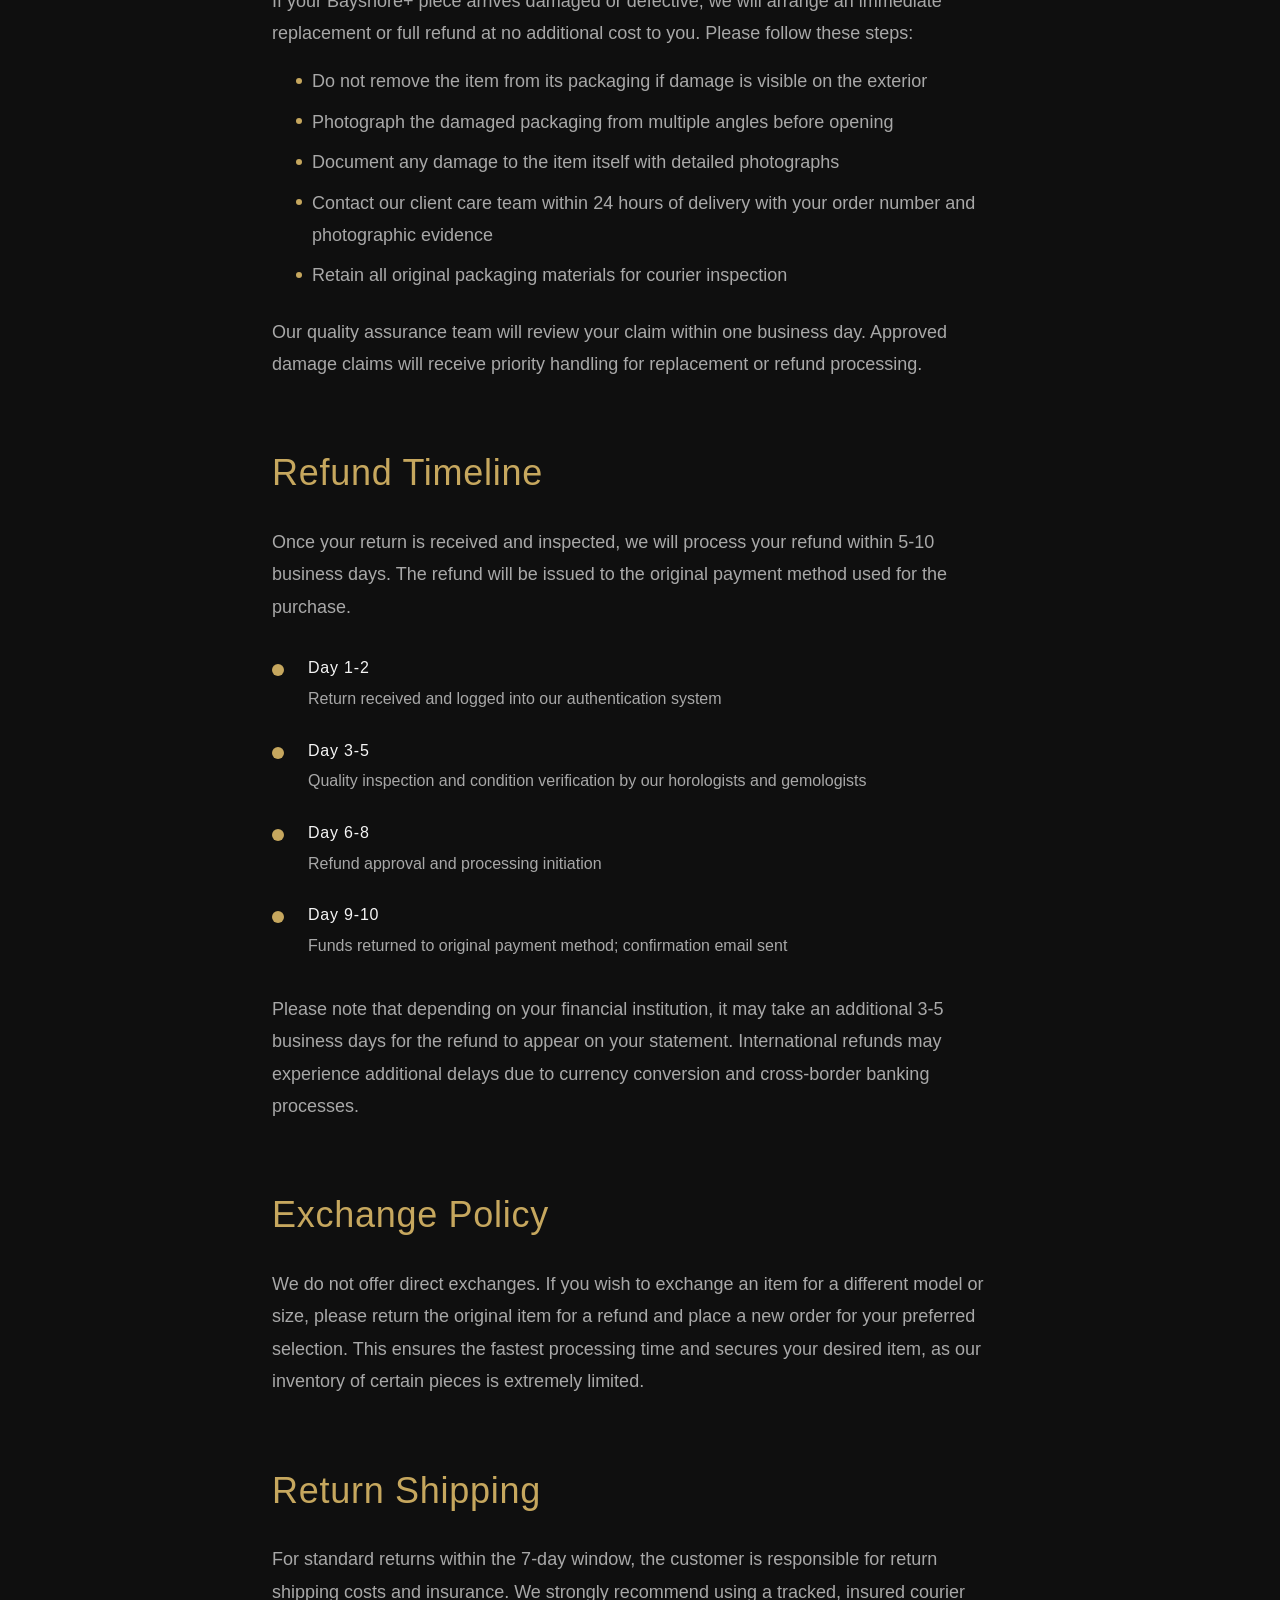
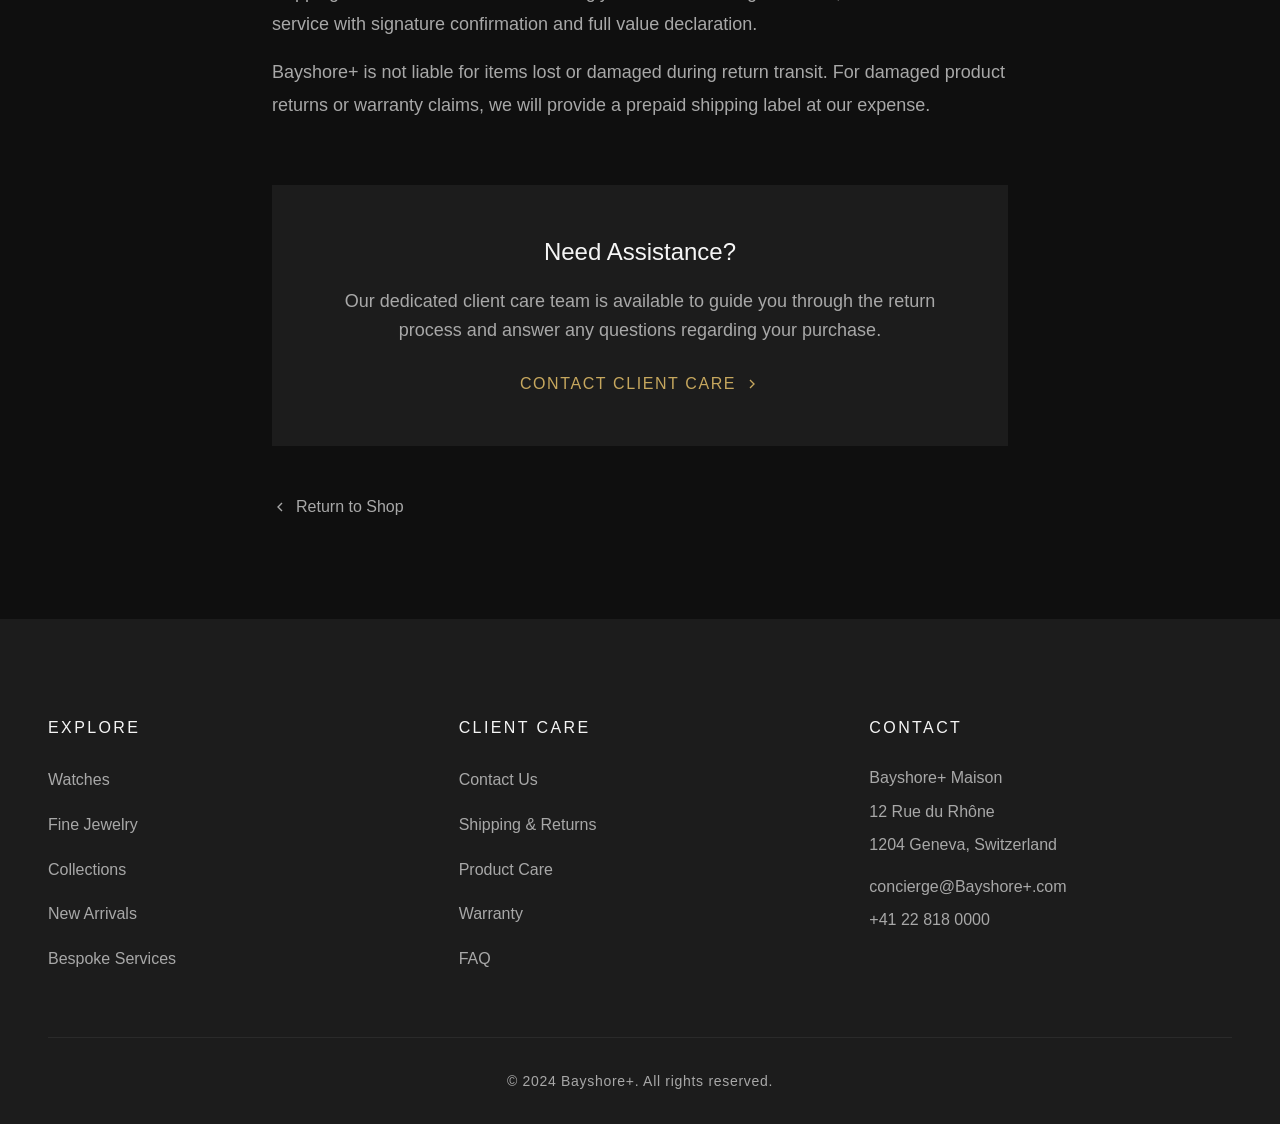
<file: policies/refund.html>
<!-- policies/refund.html -->

<!DOCTYPE html>
<html lang="en">

<head>
  <meta charset="UTF-8">
  <meta name="viewport" content="width=device-width, initial-scale=1.0">
  <title>Returns & Refunds | Bayshore+</title>
  <meta name="description" content="Bayshore+ return policy and refund process for luxury timepieces and fine jewelry.">
  <link rel="stylesheet" href="../css/variables.css">
  <link rel="stylesheet" href="../css/global.css">
  <link rel="stylesheet" href="../css/components.css">
  <style>
    .page-header {
      padding: var(--space-3xl) 0 var(--space-xl);
      text-align: center;
      border-bottom: 1px solid rgba(198, 167, 94, 0.1);
    }

    .page-title {
      font-size: var(--font-2xl);
      font-weight: 300;
      letter-spacing: -0.02em;
    }

    .policy-container {
      max-width: 800px;
      margin: 0 auto;
      padding: var(--space-3xl) var(--space-md);
    }

    .policy-section {
      margin-bottom: var(--space-3xl);
    }

    .policy-section h2 {
      font-size: var(--font-xl);
      font-weight: 400;
      margin-bottom: var(--space-lg);
      color: var(--accent-gold);
      letter-spacing: 0.02em;
    }

    .policy-section p {
      font-size: var(--font-base);
      color: var(--text-secondary);
      line-height: 1.8;
      margin-bottom: var(--space-md);
    }

    .policy-section ul {
      margin-bottom: var(--space-lg);
      padding-left: var(--space-lg);
    }

    .policy-section li {
      font-size: var(--font-base);
      color: var(--text-secondary);
      line-height: 1.8;
      margin-bottom: var(--space-sm);
      position: relative;
      padding-left: var(--space-md);
    }

    .policy-section li::before {
      content: '';
      position: absolute;
      left: 0;
      top: 0.7em;
      width: 6px;
      height: 6px;
      background-color: var(--accent-gold);
      border-radius: 50%;
    }

    .highlight-box {
      background-color: var(--bg-secondary);
      border-left: 3px solid var(--accent-gold);
      padding: var(--space-lg);
      margin: var(--space-xl) 0;
    }

    .highlight-box p {
      margin-bottom: 0;
      color: var(--text-primary);
    }

    .timeline {
      display: flex;
      flex-direction: column;
      gap: var(--space-lg);
      margin: var(--space-xl) 0;
    }

    .timeline-item {
      display: flex;
      gap: var(--space-lg);
      align-items: flex-start;
    }

    .timeline-marker {
      width: 12px;
      height: 12px;
      background-color: var(--accent-gold);
      border-radius: 50%;
      flex-shrink: 0;
      margin-top: 0.5em;
    }

    .timeline-content h3 {
      font-size: var(--font-sm);
      font-weight: 500;
      color: var(--text-primary);
      margin-bottom: var(--space-xs);
      letter-spacing: 0.05em;
    }

    .timeline-content p {
      margin-bottom: 0;
      font-size: var(--font-sm);
    }

    .contact-cta {
      background-color: var(--bg-secondary);
      padding: var(--space-2xl);
      text-align: center;
      margin-top: var(--space-3xl);
    }

    .contact-cta h3 {
      font-size: var(--font-lg);
      font-weight: 400;
      margin-bottom: var(--space-md);
      color: var(--text-primary);
    }

    .contact-cta p {
      color: var(--text-secondary);
      margin-bottom: var(--space-lg);
    }

    .contact-link {
      display: inline-flex;
      align-items: center;
      gap: var(--space-sm);
      color: var(--accent-gold);
      font-size: var(--font-sm);
      letter-spacing: 0.1em;
      text-transform: uppercase;
      transition: var(--transition-base);
    }

    .contact-link:hover,
    .contact-link:focus {
      color: var(--accent-gold-hover);
      outline: none;
    }

    .back-link {
      display: inline-flex;
      align-items: center;
      gap: var(--space-sm);
      color: var(--text-secondary);
      font-size: var(--font-sm);
      transition: var(--transition-base);
      margin-top: var(--space-2xl);
    }

    .back-link:hover,
    .back-link:focus {
      color: var(--accent-gold);
      outline: none;
    }

    @media (min-width: 768px) {
      .policy-container {
        padding: var(--space-4xl) var(--space-xl);
      }
    }
  </style>
</head>

<body>

  <header class="header">
    <div class="container header-inner">
      <a href="../index.html" class="logo">Bayshore+</a>

      <nav class="nav" aria-label="Main navigation">
        <ul class="nav-list">
          <li><a href="../shop.html" class="nav-link">Watches</a></li>
          <li><a href="../shop.html" class="nav-link">Jewelry</a></li>
          <li><a href="../index.html#collections" class="nav-link">Collections</a></li>
          <li><a href="../index.html#craftsmanship" class="nav-link">Craftsmanship</a></li>
          <li><a href="../index.html#boutiques" class="nav-link">Boutiques</a></li>
        </ul>
      </nav>

      <div class="header-actions">
        <button class="icon-btn" aria-label="Search">
          <svg width="20" height="20" viewBox="0 0 24 24" fill="none" stroke="currentColor" stroke-width="1.5">
            <circle cx="11" cy="11" r="8"></circle>
            <path d="m21 21-4.35-4.35"></path>
          </svg>
        </button>
        <button class="icon-btn" aria-label="Account">
          <svg width="20" height="20" viewBox="0 0 24 24" fill="none" stroke="currentColor" stroke-width="1.5">
            <path d="M20 21v-2a4 4 0 0 0-4-4H8a4 4 0 0 0-4 4v2"></path>
            <circle cx="12" cy="7" r="4"></circle>
          </svg>
        </button>
        <button class="icon-btn" aria-label="Cart">
          <svg width="20" height="20" viewBox="0 0 24 24" fill="none" stroke="currentColor" stroke-width="1.5">
            <path d="M6 2 3 6v14a2 2 0 0 0 2 2h14a2 2 0 0 0 2-2V6l-3-4Z"></path>
            <path d="M3 6h18"></path>
            <path d="M16 10a4 4 0 0 1-8 0"></path>
          </svg>
        </button>
        <button class="hamburger" aria-label="Toggle menu" aria-expanded="false">
          <span class="hamburger-line"></span>
          <span class="hamburger-line"></span>
          <span class="hamburger-line"></span>
        </button>
      </div>
    </div>
  </header>

  <main>
    <div class="page-header">
      <div class="container">
        <h1 class="page-title">Returns & Refunds</h1>
      </div>
    </div>

    <article class="policy-container">
      <section class="policy-section">
        <h2>Return Window</h2>
        <p>We offer a 7-day return window from the date of delivery for all full-priced items. This period allows you to
          carefully inspect your timepiece or jewelry piece in person and ensure it meets your expectations. The return
          period begins at 12:00 AM local time on the delivery date confirmed by our courier tracking system.</p>
        <p>For bespoke or customized pieces, including engraved items and made-to-order commissions, all sales are final
          unless the item arrives damaged or defective. Pre-owned and vintage pieces are also considered final sale due
          to their unique nature.</p>

        <div class="highlight-box">
          <p>To initiate a return, please contact our concierge team before shipping any items back to us. Unauthorized
            returns will not be accepted.</p>
        </div>
      </section>

      <section class="policy-section">
        <h2>Eligibility Conditions</h2>
        <p>To qualify for a full refund, returned items must meet the following conditions:</p>
        <ul>
          <li>The item must be unworn and in pristine condition, showing no signs of use, alteration, or wear</li>
          <li>All original packaging must be intact, including the presentation box, outer shipping box, and all
            protective materials</li>
          <li>All accompanying documentation must be included: certificate of authenticity, warranty card, instruction
            manual, and any additional accessories</li>
          <li>Security seals and tags must remain unbroken and attached to the item</li>
          <li>The original receipt or proof of purchase must be provided</li>
        </ul>
        <p>Items that show signs of wear, damage caused by handling, or missing components will be subject to a
          restocking fee of up to 20% of the purchase price, or may be returned to the customer at our discretion.</p>
      </section>

      <section class="policy-section">
        <h2>Damaged Product Handling</h2>
        <p>If your Bayshore+ piece arrives damaged or defective, we will arrange an immediate replacement or full refund
          at no additional cost to you. Please follow these steps:</p>
        <ul>
          <li>Do not remove the item from its packaging if damage is visible on the exterior</li>
          <li>Photograph the damaged packaging from multiple angles before opening</li>
          <li>Document any damage to the item itself with detailed photographs</li>
          <li>Contact our client care team within 24 hours of delivery with your order number and photographic evidence
          </li>
          <li>Retain all original packaging materials for courier inspection</li>
        </ul>
        <p>Our quality assurance team will review your claim within one business day. Approved damage claims will
          receive priority handling for replacement or refund processing.</p>
      </section>

      <section class="policy-section">
        <h2>Refund Timeline</h2>
        <p>Once your return is received and inspected, we will process your refund within 5-10 business days. The refund
          will be issued to the original payment method used for the purchase.</p>

        <div class="timeline">
          <div class="timeline-item">
            <div class="timeline-marker"></div>
            <div class="timeline-content">
              <h3>Day 1-2</h3>
              <p>Return received and logged into our authentication system</p>
            </div>
          </div>
          <div class="timeline-item">
            <div class="timeline-marker"></div>
            <div class="timeline-content">
              <h3>Day 3-5</h3>
              <p>Quality inspection and condition verification by our horologists and gemologists</p>
            </div>
          </div>
          <div class="timeline-item">
            <div class="timeline-marker"></div>
            <div class="timeline-content">
              <h3>Day 6-8</h3>
              <p>Refund approval and processing initiation</p>
            </div>
          </div>
          <div class="timeline-item">
            <div class="timeline-marker"></div>
            <div class="timeline-content">
              <h3>Day 9-10</h3>
              <p>Funds returned to original payment method; confirmation email sent</p>
            </div>
          </div>
        </div>

        <p>Please note that depending on your financial institution, it may take an additional 3-5 business days for the
          refund to appear on your statement. International refunds may experience additional delays due to currency
          conversion and cross-border banking processes.</p>
      </section>

      <section class="policy-section">
        <h2>Exchange Policy</h2>
        <p>We do not offer direct exchanges. If you wish to exchange an item for a different model or size, please
          return the original item for a refund and place a new order for your preferred selection. This ensures the
          fastest processing time and secures your desired item, as our inventory of certain pieces is extremely
          limited.</p>
      </section>

      <section class="policy-section">
        <h2>Return Shipping</h2>
        <p>For standard returns within the 7-day window, the customer is responsible for return shipping costs and
          insurance. We strongly recommend using a tracked, insured courier service with signature confirmation and full
          value declaration.</p>
        <p>Bayshore+ is not liable for items lost or damaged during return transit. For damaged product returns or
          warranty claims, we will provide a prepaid shipping label at our expense.</p>
      </section>

      <div class="contact-cta">
        <h3>Need Assistance?</h3>
        <p>Our dedicated client care team is available to guide you through the return process and answer any questions
          regarding your purchase.</p>
        <a href="mailto:concierge@Bayshore+.com?subject=Return Request" class="contact-link">
          Contact Client Care
          <svg width="16" height="16" viewBox="0 0 24 24" fill="none" stroke="currentColor" stroke-width="2">
            <polyline points="9 18 15 12 9 6"></polyline>
          </svg>
        </a>
      </div>

      <a href="../shop.html" class="back-link">
        <svg width="16" height="16" viewBox="0 0 24 24" fill="none" stroke="currentColor" stroke-width="2">
          <polyline points="15 18 9 12 15 6"></polyline>
        </svg>
        Return to Shop
      </a>
    </article>
  </main>

  <footer class="footer">
    <div class="container">
      <div class="footer-grid">
        <div class="footer-column">
          <h3>Explore</h3>
          <ul class="footer-links">
            <li><a href="../shop.html" class="footer-link">Watches</a></li>
            <li><a href="../shop.html" class="footer-link">Fine Jewelry</a></li>
            <li><a href="../index.html#collections" class="footer-link">Collections</a></li>
            <li><a href="../index.html#collections" class="footer-link">New Arrivals</a></li>
            <li><a href="../index.html#boutiques" class="footer-link">Bespoke Services</a></li>
          </ul>
        </div>

        <div class="footer-column">
          <h3>Client Care</h3>
          <ul class="footer-links">
            <li><a href="../contact.html" class="footer-link">Contact Us</a></li>
            <li><a href="shipping.html" class="footer-link">Shipping & Returns</a></li>
            <li><a href="../care.html" class="footer-link">Product Care</a></li>
            <li><a href="refund.html" class="footer-link">Warranty</a></li>
            <li><a href="../faq.html" class="footer-link">FAQ</a></li>
          </ul>
        </div>

        <div class="footer-column">
          <h3>Contact</h3>
          <div class="footer-contact">
            <p>Bayshore+ Maison</p>
            <p>12 Rue du Rhône</p>
            <p>1204 Geneva, Switzerland</p>
            <p style="margin-top: var(--space-md);">concierge@Bayshore+.com</p>
            <p>+41 22 818 0000</p>
          </div>
        </div>
      </div>

      <div class="footer-bottom">
        <p class="copyright">© 2024 Bayshore+. All rights reserved.</p>
      </div>
    </div>
  </footer>

  <script defer src="../js/main.js"></script>
</body>

</html>
</file>
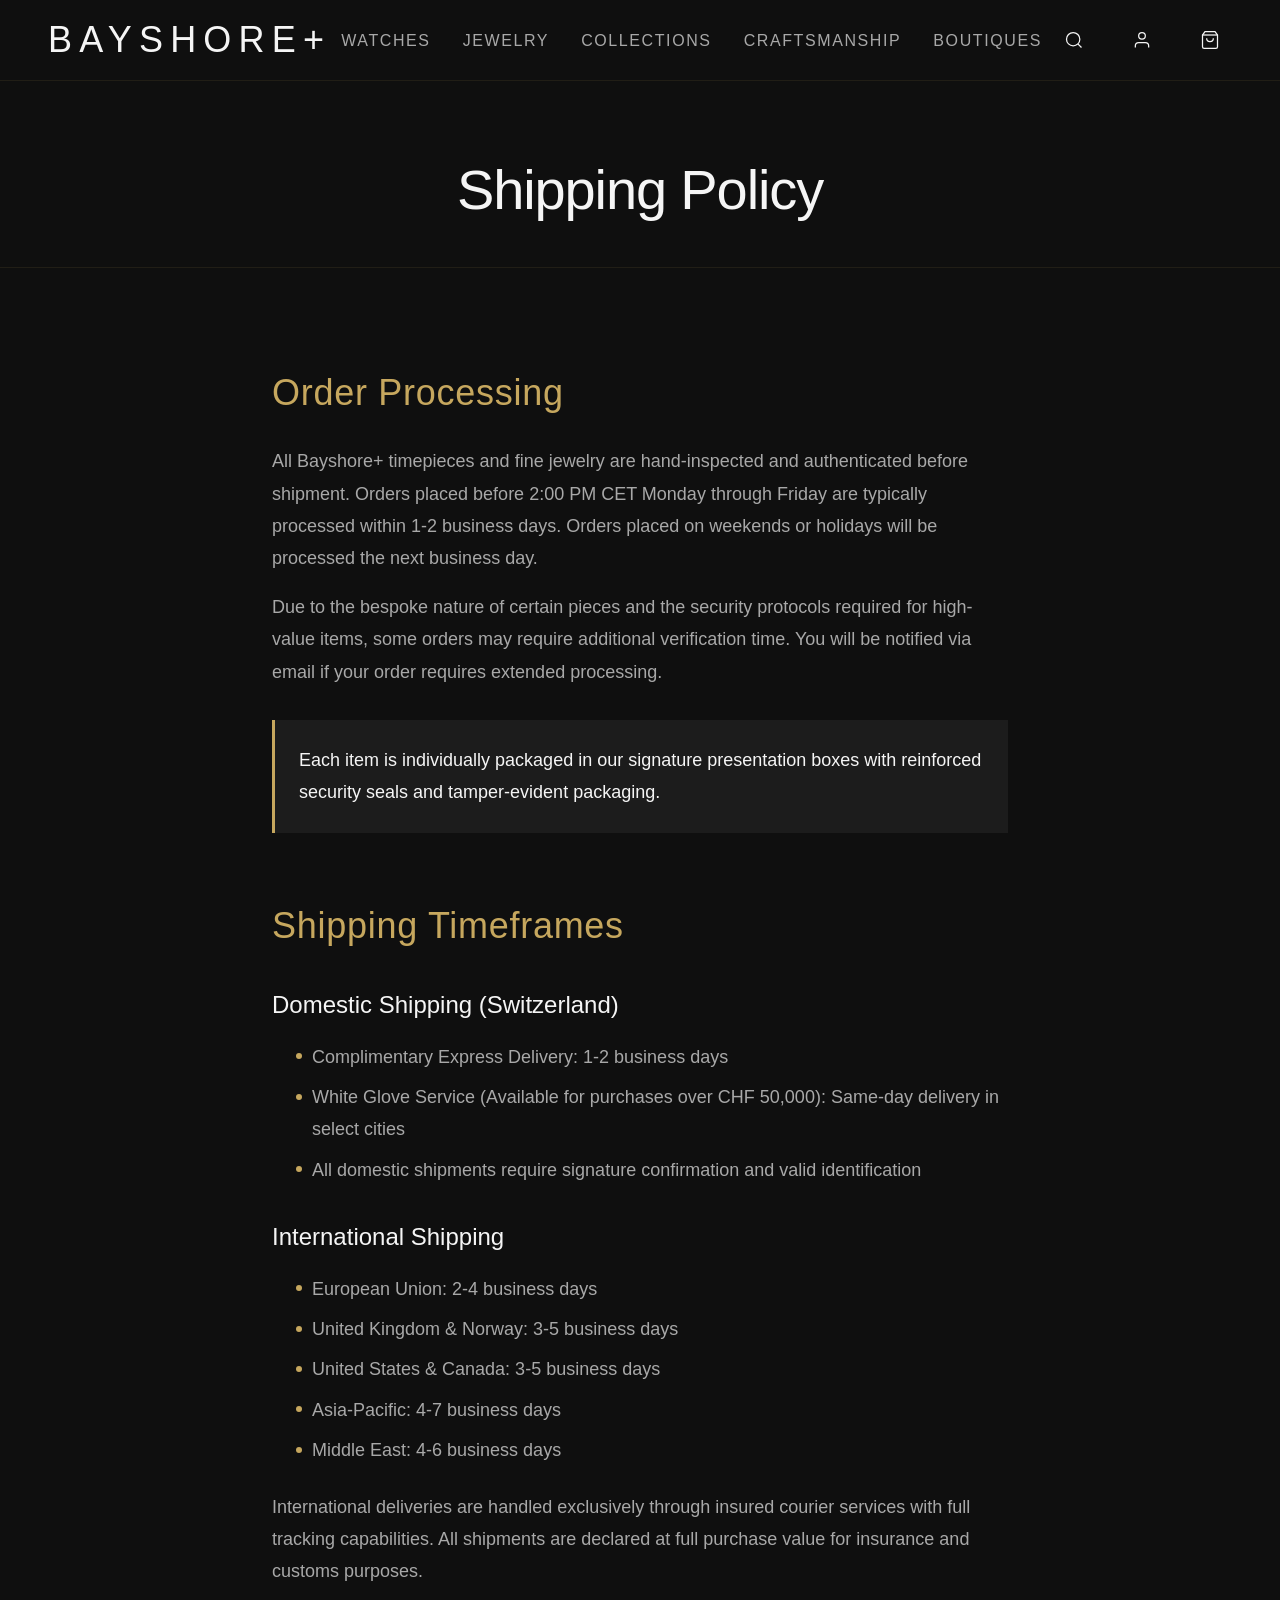
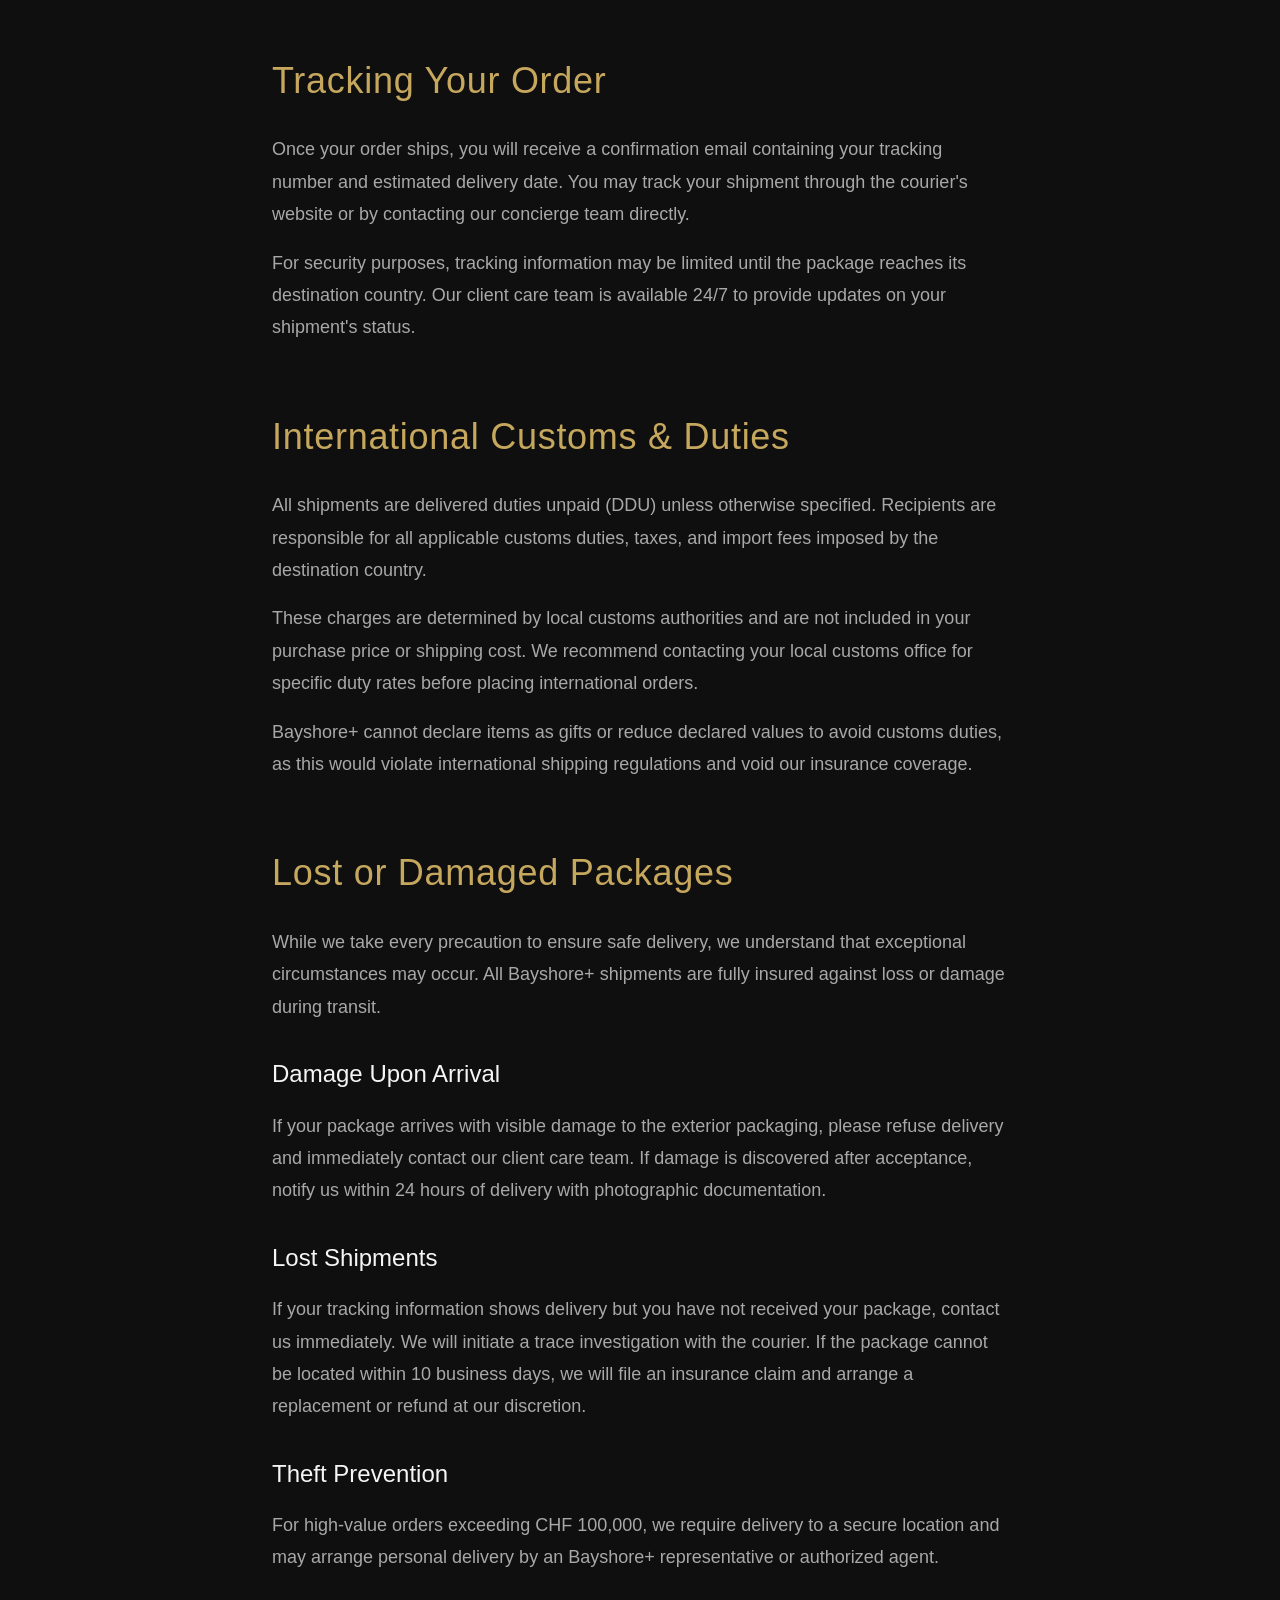
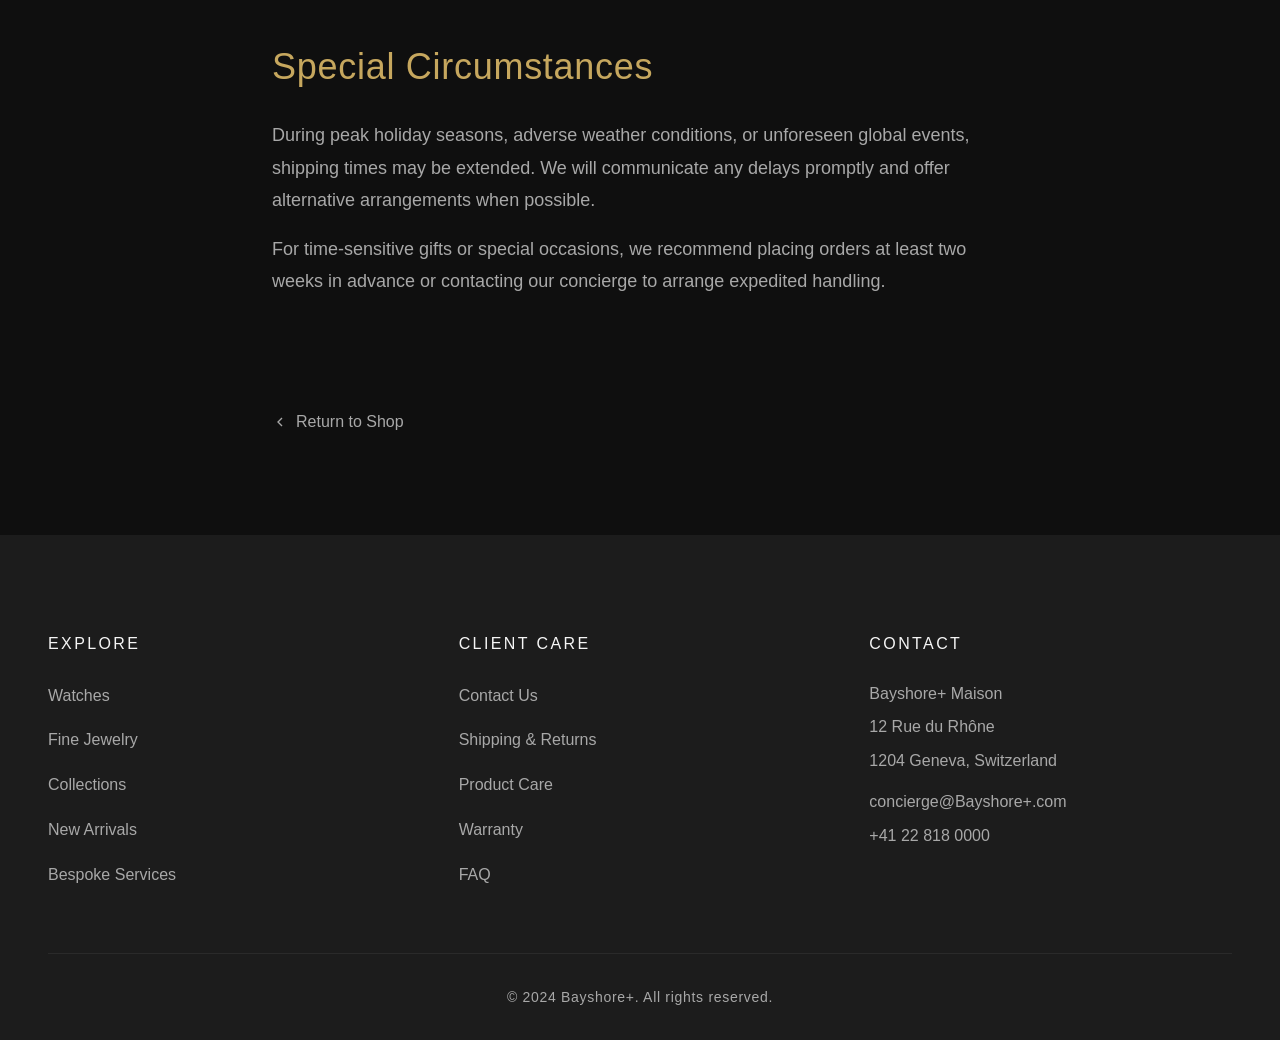
<file: policies/shipping.html>
<!-- policies/shipping.html -->

<!DOCTYPE html>
<html lang="en">

<head>
  <meta charset="UTF-8">
  <meta name="viewport" content="width=device-width, initial-scale=1.0">
  <title>Shipping Policy | Bayshore+</title>
  <meta name="description"
    content="Bayshore+ shipping policy including processing times, delivery options, and international customs information.">
  <link rel="stylesheet" href="../css/variables.css">
  <link rel="stylesheet" href="../css/global.css">
  <link rel="stylesheet" href="../css/components.css">
  <style>
    .page-header {
      padding: var(--space-3xl) 0 var(--space-xl);
      text-align: center;
      border-bottom: 1px solid rgba(198, 167, 94, 0.1);
    }

    .page-title {
      font-size: var(--font-2xl);
      font-weight: 300;
      letter-spacing: -0.02em;
    }

    .policy-container {
      max-width: 800px;
      margin: 0 auto;
      padding: var(--space-3xl) var(--space-md);
    }

    .policy-section {
      margin-bottom: var(--space-3xl);
    }

    .policy-section h2 {
      font-size: var(--font-xl);
      font-weight: 400;
      margin-bottom: var(--space-lg);
      color: var(--accent-gold);
      letter-spacing: 0.02em;
    }

    .policy-section h3 {
      font-size: var(--font-lg);
      font-weight: 500;
      margin-top: var(--space-xl);
      margin-bottom: var(--space-md);
      color: var(--text-primary);
    }

    .policy-section p {
      font-size: var(--font-base);
      color: var(--text-secondary);
      line-height: 1.8;
      margin-bottom: var(--space-md);
    }

    .policy-section ul {
      margin-bottom: var(--space-lg);
      padding-left: var(--space-lg);
    }

    .policy-section li {
      font-size: var(--font-base);
      color: var(--text-secondary);
      line-height: 1.8;
      margin-bottom: var(--space-sm);
      position: relative;
      padding-left: var(--space-md);
    }

    .policy-section li::before {
      content: '';
      position: absolute;
      left: 0;
      top: 0.7em;
      width: 6px;
      height: 6px;
      background-color: var(--accent-gold);
      border-radius: 50%;
    }

    .highlight-box {
      background-color: var(--bg-secondary);
      border-left: 3px solid var(--accent-gold);
      padding: var(--space-lg);
      margin: var(--space-xl) 0;
    }

    .highlight-box p {
      margin-bottom: 0;
      color: var(--text-primary);
    }

    .back-link {
      display: inline-flex;
      align-items: center;
      gap: var(--space-sm);
      color: var(--text-secondary);
      font-size: var(--font-sm);
      transition: var(--transition-base);
      margin-top: var(--space-2xl);
    }

    .back-link:hover,
    .back-link:focus {
      color: var(--accent-gold);
      outline: none;
    }

    @media (min-width: 768px) {
      .policy-container {
        padding: var(--space-4xl) var(--space-xl);
      }
    }
  </style>
</head>

<body>

  <header class="header">
    <div class="container header-inner">
      <a href="../index.html" class="logo">Bayshore+</a>

      <nav class="nav" aria-label="Main navigation">
        <ul class="nav-list">
          <li><a href="../shop.html" class="nav-link">Watches</a></li>
          <li><a href="../shop.html" class="nav-link">Jewelry</a></li>
          <li><a href="../index.html#collections" class="nav-link">Collections</a></li>
          <li><a href="../index.html#craftsmanship" class="nav-link">Craftsmanship</a></li>
          <li><a href="../index.html#boutiques" class="nav-link">Boutiques</a></li>
        </ul>
      </nav>

      <div class="header-actions">
        <button class="icon-btn" aria-label="Search">
          <svg width="20" height="20" viewBox="0 0 24 24" fill="none" stroke="currentColor" stroke-width="1.5">
            <circle cx="11" cy="11" r="8"></circle>
            <path d="m21 21-4.35-4.35"></path>
          </svg>
        </button>
        <button class="icon-btn" aria-label="Account">
          <svg width="20" height="20" viewBox="0 0 24 24" fill="none" stroke="currentColor" stroke-width="1.5">
            <path d="M20 21v-2a4 4 0 0 0-4-4H8a4 4 0 0 0-4 4v2"></path>
            <circle cx="12" cy="7" r="4"></circle>
          </svg>
        </button>
        <button class="icon-btn" aria-label="Cart">
          <svg width="20" height="20" viewBox="0 0 24 24" fill="none" stroke="currentColor" stroke-width="1.5">
            <path d="M6 2 3 6v14a2 2 0 0 0 2 2h14a2 2 0 0 0 2-2V6l-3-4Z"></path>
            <path d="M3 6h18"></path>
            <path d="M16 10a4 4 0 0 1-8 0"></path>
          </svg>
        </button>
        <button class="hamburger" aria-label="Toggle menu" aria-expanded="false">
          <span class="hamburger-line"></span>
          <span class="hamburger-line"></span>
          <span class="hamburger-line"></span>
        </button>
      </div>
    </div>
  </header>

  <main>
    <div class="page-header">
      <div class="container">
        <h1 class="page-title">Shipping Policy</h1>
      </div>
    </div>

    <article class="policy-container">
      <section class="policy-section">
        <h2>Order Processing</h2>
        <p>All Bayshore+ timepieces and fine jewelry are hand-inspected and authenticated before shipment. Orders placed
          before 2:00 PM CET Monday through Friday are typically processed within 1-2 business days. Orders placed on
          weekends or holidays will be processed the next business day.</p>
        <p>Due to the bespoke nature of certain pieces and the security protocols required for high-value items, some
          orders may require additional verification time. You will be notified via email if your order requires
          extended processing.</p>

        <div class="highlight-box">
          <p>Each item is individually packaged in our signature presentation boxes with reinforced security seals and
            tamper-evident packaging.</p>
        </div>
      </section>

      <section class="policy-section">
        <h2>Shipping Timeframes</h2>

        <h3>Domestic Shipping (Switzerland)</h3>
        <ul>
          <li>Complimentary Express Delivery: 1-2 business days</li>
          <li>White Glove Service (Available for purchases over CHF 50,000): Same-day delivery in select cities</li>
          <li>All domestic shipments require signature confirmation and valid identification</li>
        </ul>

        <h3>International Shipping</h3>
        <ul>
          <li>European Union: 2-4 business days</li>
          <li>United Kingdom & Norway: 3-5 business days</li>
          <li>United States & Canada: 3-5 business days</li>
          <li>Asia-Pacific: 4-7 business days</li>
          <li>Middle East: 4-6 business days</li>
        </ul>
        <p>International deliveries are handled exclusively through insured courier services with full tracking
          capabilities. All shipments are declared at full purchase value for insurance and customs purposes.</p>
      </section>

      <section class="policy-section">
        <h2>Tracking Your Order</h2>
        <p>Once your order ships, you will receive a confirmation email containing your tracking number and estimated
          delivery date. You may track your shipment through the courier's website or by contacting our concierge team
          directly.</p>
        <p>For security purposes, tracking information may be limited until the package reaches its destination country.
          Our client care team is available 24/7 to provide updates on your shipment's status.</p>
      </section>

      <section class="policy-section">
        <h2>International Customs & Duties</h2>
        <p>All shipments are delivered duties unpaid (DDU) unless otherwise specified. Recipients are responsible for
          all applicable customs duties, taxes, and import fees imposed by the destination country.</p>
        <p>These charges are determined by local customs authorities and are not included in your purchase price or
          shipping cost. We recommend contacting your local customs office for specific duty rates before placing
          international orders.</p>
        <p>Bayshore+ cannot declare items as gifts or reduce declared values to avoid customs duties, as this would
          violate international shipping regulations and void our insurance coverage.</p>
      </section>

      <section class="policy-section">
        <h2>Lost or Damaged Packages</h2>
        <p>While we take every precaution to ensure safe delivery, we understand that exceptional circumstances may
          occur. All Bayshore+ shipments are fully insured against loss or damage during transit.</p>

        <h3>Damage Upon Arrival</h3>
        <p>If your package arrives with visible damage to the exterior packaging, please refuse delivery and immediately
          contact our client care team. If damage is discovered after acceptance, notify us within 24 hours of delivery
          with photographic documentation.</p>

        <h3>Lost Shipments</h3>
        <p>If your tracking information shows delivery but you have not received your package, contact us immediately.
          We will initiate a trace investigation with the courier. If the package cannot be located within 10 business
          days, we will file an insurance claim and arrange a replacement or refund at our discretion.</p>

        <h3>Theft Prevention</h3>
        <p>For high-value orders exceeding CHF 100,000, we require delivery to a secure location and may arrange
          personal delivery by an Bayshore+ representative or authorized agent.</p>
      </section>

      <section class="policy-section">
        <h2>Special Circumstances</h2>
        <p>During peak holiday seasons, adverse weather conditions, or unforeseen global events, shipping times may be
          extended. We will communicate any delays promptly and offer alternative arrangements when possible.</p>
        <p>For time-sensitive gifts or special occasions, we recommend placing orders at least two weeks in advance or
          contacting our concierge to arrange expedited handling.</p>
      </section>

      <a href="../shop.html" class="back-link">
        <svg width="16" height="16" viewBox="0 0 24 24" fill="none" stroke="currentColor" stroke-width="2">
          <polyline points="15 18 9 12 15 6"></polyline>
        </svg>
        Return to Shop
      </a>
    </article>
  </main>

  <footer class="footer">
    <div class="container">
      <div class="footer-grid">
        <div class="footer-column">
          <h3>Explore</h3>
          <ul class="footer-links">
            <li><a href="../shop.html" class="footer-link">Watches</a></li>
            <li><a href="../shop.html" class="footer-link">Fine Jewelry</a></li>
            <li><a href="../index.html#collections" class="footer-link">Collections</a></li>
            <li><a href="../index.html#collections" class="footer-link">New Arrivals</a></li>
            <li><a href="../index.html#boutiques" class="footer-link">Bespoke Services</a></li>
          </ul>
        </div>

        <div class="footer-column">
          <h3>Client Care</h3>
          <ul class="footer-links">
            <li><a href="../contact.html" class="footer-link">Contact Us</a></li>
            <li><a href="shipping.html" class="footer-link">Shipping & Returns</a></li>
            <li><a href="../care.html" class="footer-link">Product Care</a></li>
            <li><a href="refund.html" class="footer-link">Warranty</a></li>
            <li><a href="../faq.html" class="footer-link">FAQ</a></li>
          </ul>
        </div>

        <div class="footer-column">
          <h3>Contact</h3>
          <div class="footer-contact">
            <p>Bayshore+ Maison</p>
            <p>12 Rue du Rhône</p>
            <p>1204 Geneva, Switzerland</p>
            <p style="margin-top: var(--space-md);">concierge@Bayshore+.com</p>
            <p>+41 22 818 0000</p>
          </div>
        </div>
      </div>

      <div class="footer-bottom">
        <p class="copyright">© 2024 Bayshore+. All rights reserved.</p>
      </div>
    </div>
  </footer>

  <script defer src="../js/main.js"></script>
</body>

</html>
</file>
<file: css/variables.css>
/* css/variables.css */

:root {
  /* Color Palette */
  --bg-primary: #0F0F0F;
  --bg-secondary: #1C1C1C;
  --accent-gold: #C6A75E;
  --accent-gold-hover: #D4AF37;
  --text-primary: #F5F5F5;
  --text-secondary: #A8A8A8;

  /* Spacing Scale */
  --space-xs: 0.25rem;
  --space-sm: 0.5rem;
  --space-md: 1rem;
  --space-lg: 1.5rem;
  --space-xl: 2rem;
  --space-2xl: 3rem;
  --space-3xl: 4rem;
  --space-4xl: 6rem;

  /* Typography Scale */
  --font-xs: clamp(0.75rem, 0.7rem + 0.25vw, 0.875rem);
  --font-sm: clamp(0.875rem, 0.8rem + 0.35vw, 1rem);
  --font-base: clamp(1rem, 0.95rem + 0.25vw, 1.125rem);
  --font-lg: clamp(1.125rem, 1rem + 0.625vw, 1.5rem);
  --font-xl: clamp(1.5rem, 1.25rem + 1.25vw, 2.25rem);
  --font-2xl: clamp(2rem, 1.5rem + 2.5vw, 3.5rem);
  --font-3xl: clamp(2.5rem, 1.75rem + 3.75vw, 5rem);

  /* Transitions */
  --transition-fast: 0.2s ease-in-out;
  --transition-base: 0.3s ease-in-out;
  --transition-slow: 0.5s ease-in-out;

  /* Layout */
  --container-max: 1400px;
  --container-padding: var(--space-md);
  --border-radius: 4px;
}
</file>
<file: css/global.css>
/* css/global.css */

@import url('variables.css');

*,
*::before,
*::after {
  box-sizing: border-box;
  margin: 0;
  padding: 0;
}

html {
  font-size: 16px;
  -webkit-font-smoothing: antialiased;
  -moz-osx-font-smoothing: grayscale;
  scroll-behavior: smooth;
}

body {
  font-family: 'Inter', -apple-system, BlinkMacSystemFont, 'Segoe UI', Roboto, sans-serif;
  font-size: var(--font-base);
  font-weight: 400;
  line-height: 1.6;
  color: var(--text-primary);
  background-color: var(--bg-primary);
  min-height: 100vh;
}

img,
picture,
video,
canvas,
svg {
  display: block;
  max-width: 100%;
}

input,
button,
textarea,
select {
  font: inherit;
}

button {
  cursor: pointer;
  border: none;
  background: none;
}

a {
  color: inherit;
  text-decoration: none;
}

ul,
ol {
  list-style: none;
}

.container {
  width: 100%;
  max-width: var(--container-max);
  margin-left: auto;
  margin-right: auto;
  padding-left: var(--container-padding);
  padding-right: var(--container-padding);
}

@media (min-width: 768px) {
  .container {
    --container-padding: var(--space-xl);
  }
}

@media (min-width: 1024px) {
  .container {
    --container-padding: var(--space-2xl);
  }
}

.sr-only {
  position: absolute;
  width: 1px;
  height: 1px;
  padding: 0;
  margin: -1px;
  overflow: hidden;
  clip: rect(0, 0, 0, 0);
  white-space: nowrap;
  border-width: 0;
}

.text-center {
  text-align: center;
}

.flex-center {
  display: flex;
  align-items: center;
  justify-content: center;
}
</file>
<file: css/components.css>
/* css/components.css */

@import url('variables.css');
@import url('global.css');

.header {
  position: sticky;
  top: 0;
  z-index: 1000;
  background-color: var(--bg-primary);
  border-bottom: 1px solid rgba(198, 167, 94, 0.1);
  transition: var(--transition-base);
}

.header.scrolled {
  background-color: rgba(15, 15, 15, 0.95);
  backdrop-filter: blur(10px);
  box-shadow: 0 4px 20px rgba(0, 0, 0, 0.3);
}

.header-inner {
  display: flex;
  align-items: center;
  justify-content: space-between;
  height: 80px;
}

.logo {
  font-size: var(--font-xl);
  font-weight: 300;
  letter-spacing: 0.2em;
  text-transform: uppercase;
  color: var(--text-primary);
  transition: var(--transition-base);
}

.logo:hover {
  color: var(--accent-gold);
}

.nav {
  display: none;
}

.nav-list {
  display: flex;
  align-items: center;
  gap: var(--space-xl);
}

.nav-link {
  font-size: var(--font-sm);
  font-weight: 400;
  letter-spacing: 0.1em;
  text-transform: uppercase;
  color: var(--text-secondary);
  padding: var(--space-sm) 0;
  position: relative;
  transition: var(--transition-base);
}

.nav-link::after {
  content: '';
  position: absolute;
  bottom: 0;
  left: 0;
  width: 0;
  height: 1px;
  background-color: var(--accent-gold);
  transition: var(--transition-base);
}

.nav-link:hover,
.nav-link:focus {
  color: var(--accent-gold);
  outline: none;
}

.nav-link:hover::after,
.nav-link:focus::after {
  width: 100%;
}

.header-actions {
  display: flex;
  align-items: center;
  gap: var(--space-lg);
}

.icon-btn {
  display: flex;
  align-items: center;
  justify-content: center;
  width: 44px;
  height: 44px;
  color: var(--text-primary);
  transition: var(--transition-base);
}

.icon-btn:hover,
.icon-btn:focus {
  color: var(--accent-gold);
  outline: none;
}

.hamburger {
  display: flex;
  flex-direction: column;
  justify-content: center;
  gap: 6px;
  width: 44px;
  height: 44px;
  padding: var(--space-sm);
  background: none;
  border: none;
  cursor: pointer;
}

.hamburger-line {
  display: block;
  width: 24px;
  height: 1px;
  background-color: var(--text-primary);
  transition: var(--transition-base);
}

.hamburger.active .hamburger-line:nth-child(1) {
  transform: rotate(45deg) translate(5px, 5px);
}

.hamburger.active .hamburger-line:nth-child(2) {
  opacity: 0;
}

.hamburger.active .hamburger-line:nth-child(3) {
  transform: rotate(-45deg) translate(5px, -5px);
}

@media (min-width: 1024px) {
  .nav {
    display: block;
  }
  
  .hamburger {
    display: none;
  }
}

@media (max-width: 1023px) {
  .nav {
    position: fixed;
    top: 80px;
    left: 0;
    right: 0;
    bottom: 0;
    background-color: var(--bg-secondary);
    padding: var(--space-2xl);
    transform: translateX(100%);
    transition: var(--transition-base);
  }
  
  .nav.active {
    transform: translateX(0);
  }
  
  .nav-list {
    flex-direction: column;
    gap: var(--space-lg);
    align-items: flex-start;
  }
  
  .nav-link {
    font-size: var(--font-lg);
  }
}

.footer {
  background-color: var(--bg-secondary);
  padding-top: var(--space-4xl);
  padding-bottom: var(--space-xl);
  margin-top: auto;
}

.footer-grid {
  display: grid;
  grid-template-columns: 1fr;
  gap: var(--space-2xl);
  margin-bottom: var(--space-3xl);
}

@media (min-width: 768px) {
  .footer-grid {
    grid-template-columns: repeat(2, 1fr);
  }
}

@media (min-width: 1024px) {
  .footer-grid {
    grid-template-columns: repeat(3, 1fr);
  }
}

.footer-column h3 {
  font-size: var(--font-sm);
  font-weight: 500;
  letter-spacing: 0.15em;
  text-transform: uppercase;
  color: var(--text-primary);
  margin-bottom: var(--space-lg);
}

.footer-links {
  display: flex;
  flex-direction: column;
  gap: var(--space-md);
}

.footer-link {
  font-size: var(--font-sm);
  color: var(--text-secondary);
  transition: var(--transition-base);
}

.footer-link:hover,
.footer-link:focus {
  color: var(--accent-gold);
  outline: none;
}

.footer-contact p {
  font-size: var(--font-sm);
  color: var(--text-secondary);
  margin-bottom: var(--space-sm);
}

.footer-bottom {
  padding-top: var(--space-xl);
  border-top: 1px solid rgba(168, 168, 168, 0.1);
  text-align: center;
}

.copyright {
  font-size: var(--font-xs);
  color: var(--text-secondary);
  letter-spacing: 0.05em;
}

/* Product Card Link */
.product-link {
  display: inline-flex;
  align-items: center;
  justify-content: center;
  width: 100%;
  padding: var(--space-md);
  background-color: transparent;
  border: 1px solid rgba(168, 168, 168, 0.3);
  color: var(--text-primary);
  font-size: var(--font-xs);
  font-weight: 500;
  letter-spacing: 0.15em;
  text-transform: uppercase;
  transition: var(--transition-base);
  margin-top: var(--space-md);
}

.product-link:hover,
.product-link:focus {
  background-color: var(--accent-gold);
  border-color: var(--accent-gold);
  color: var(--bg-primary);
  outline: none;
}
</file>
